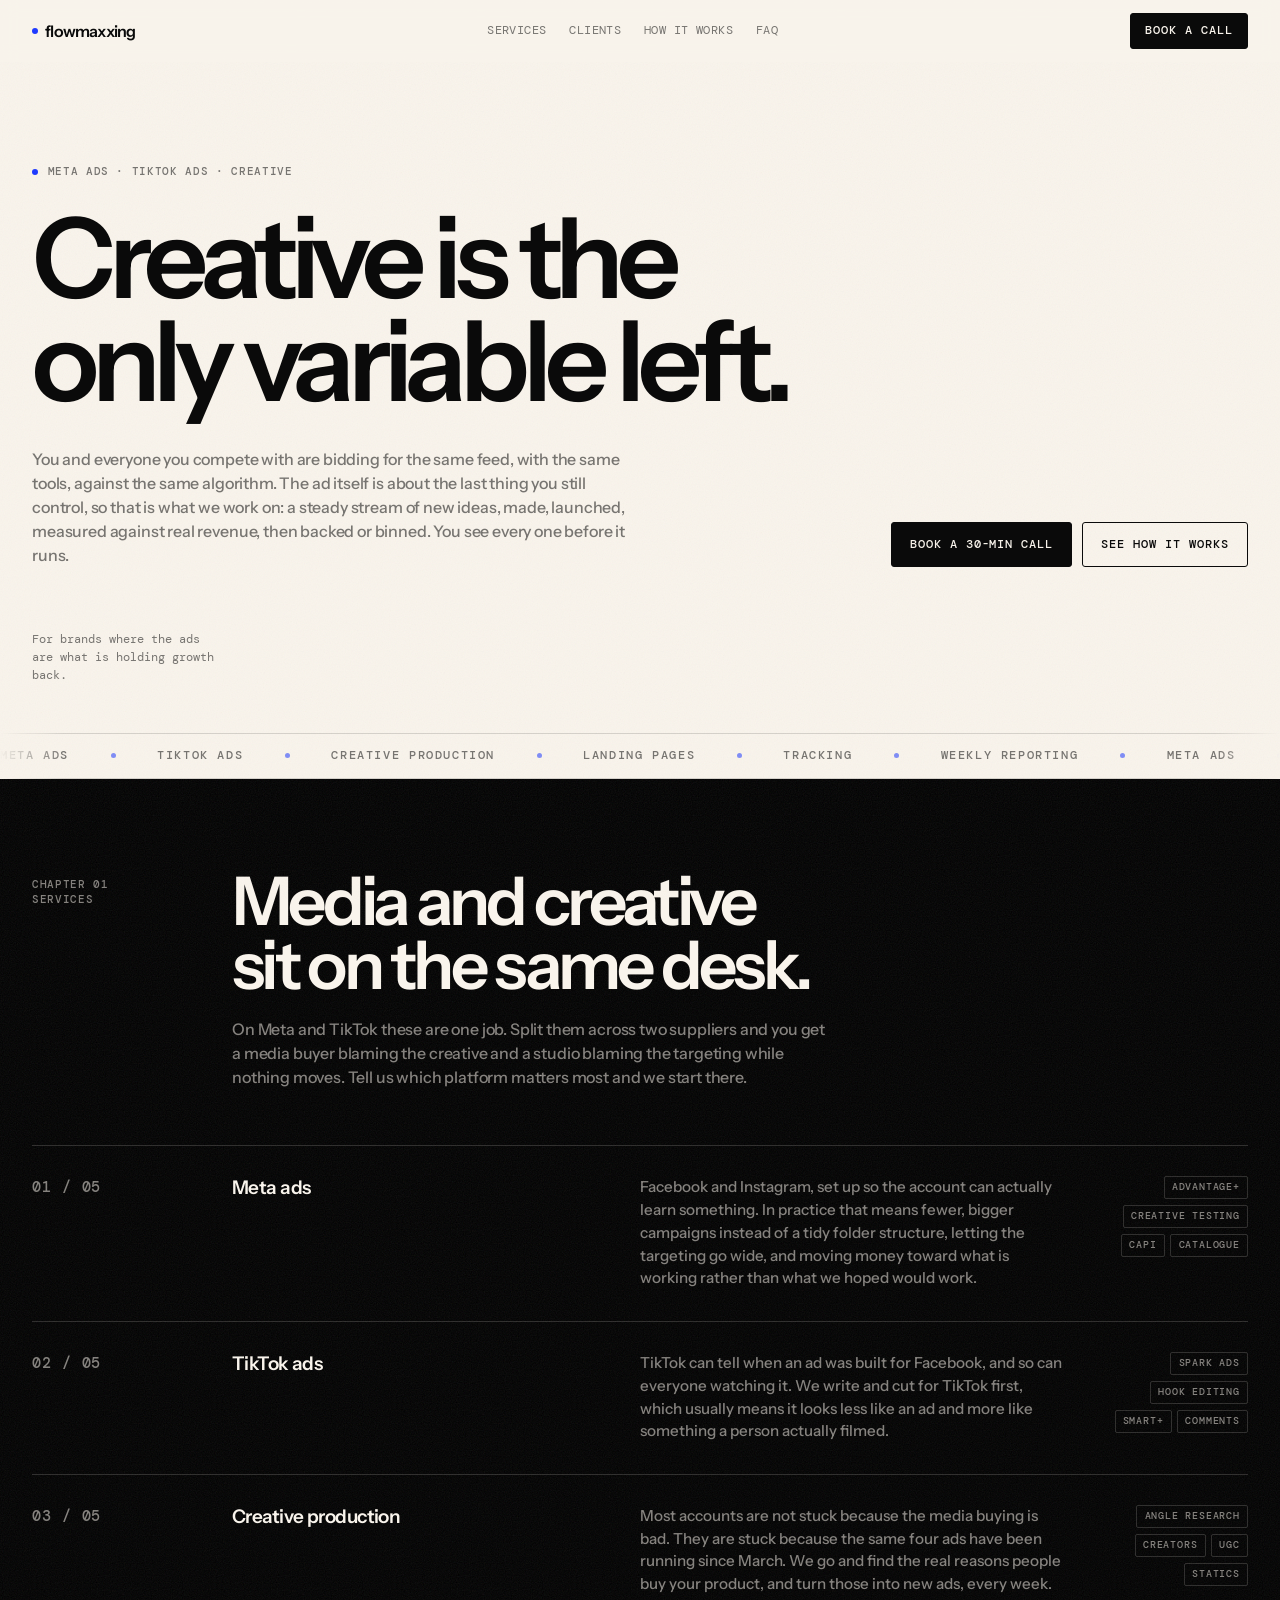
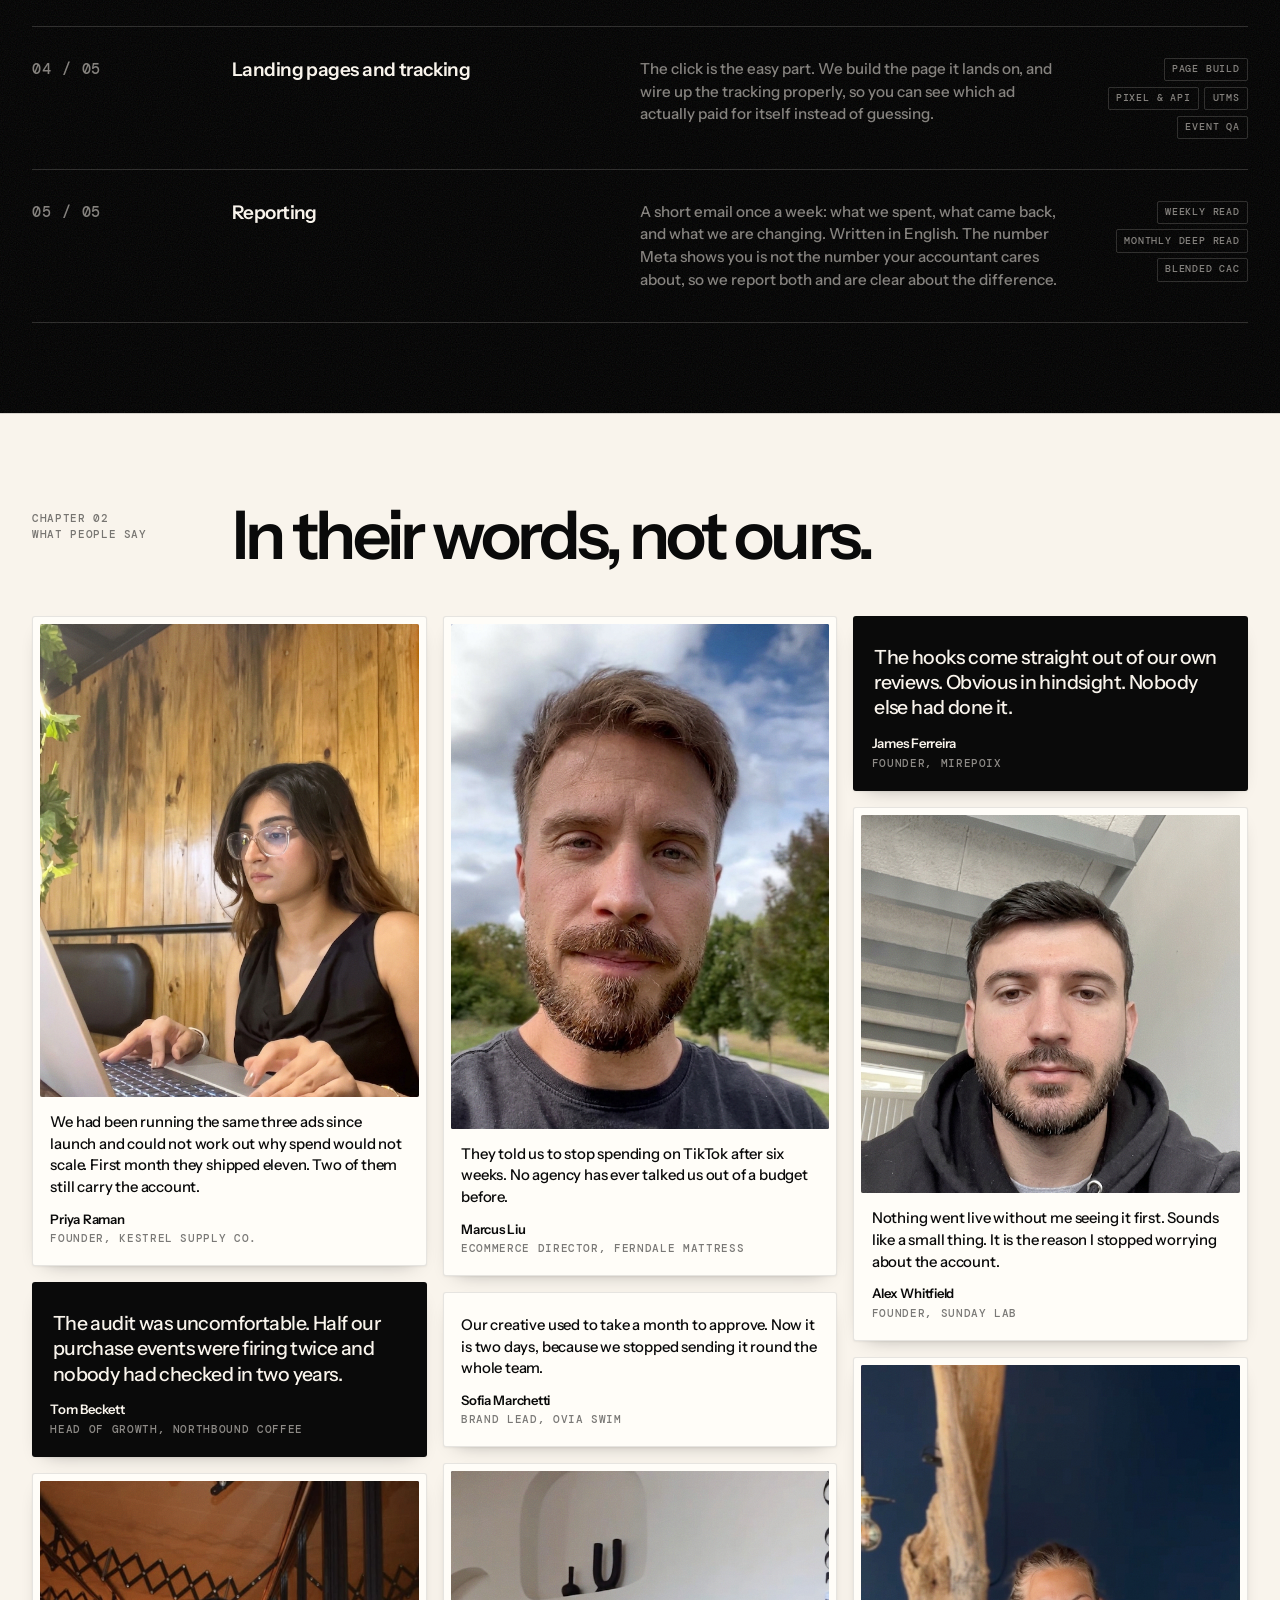
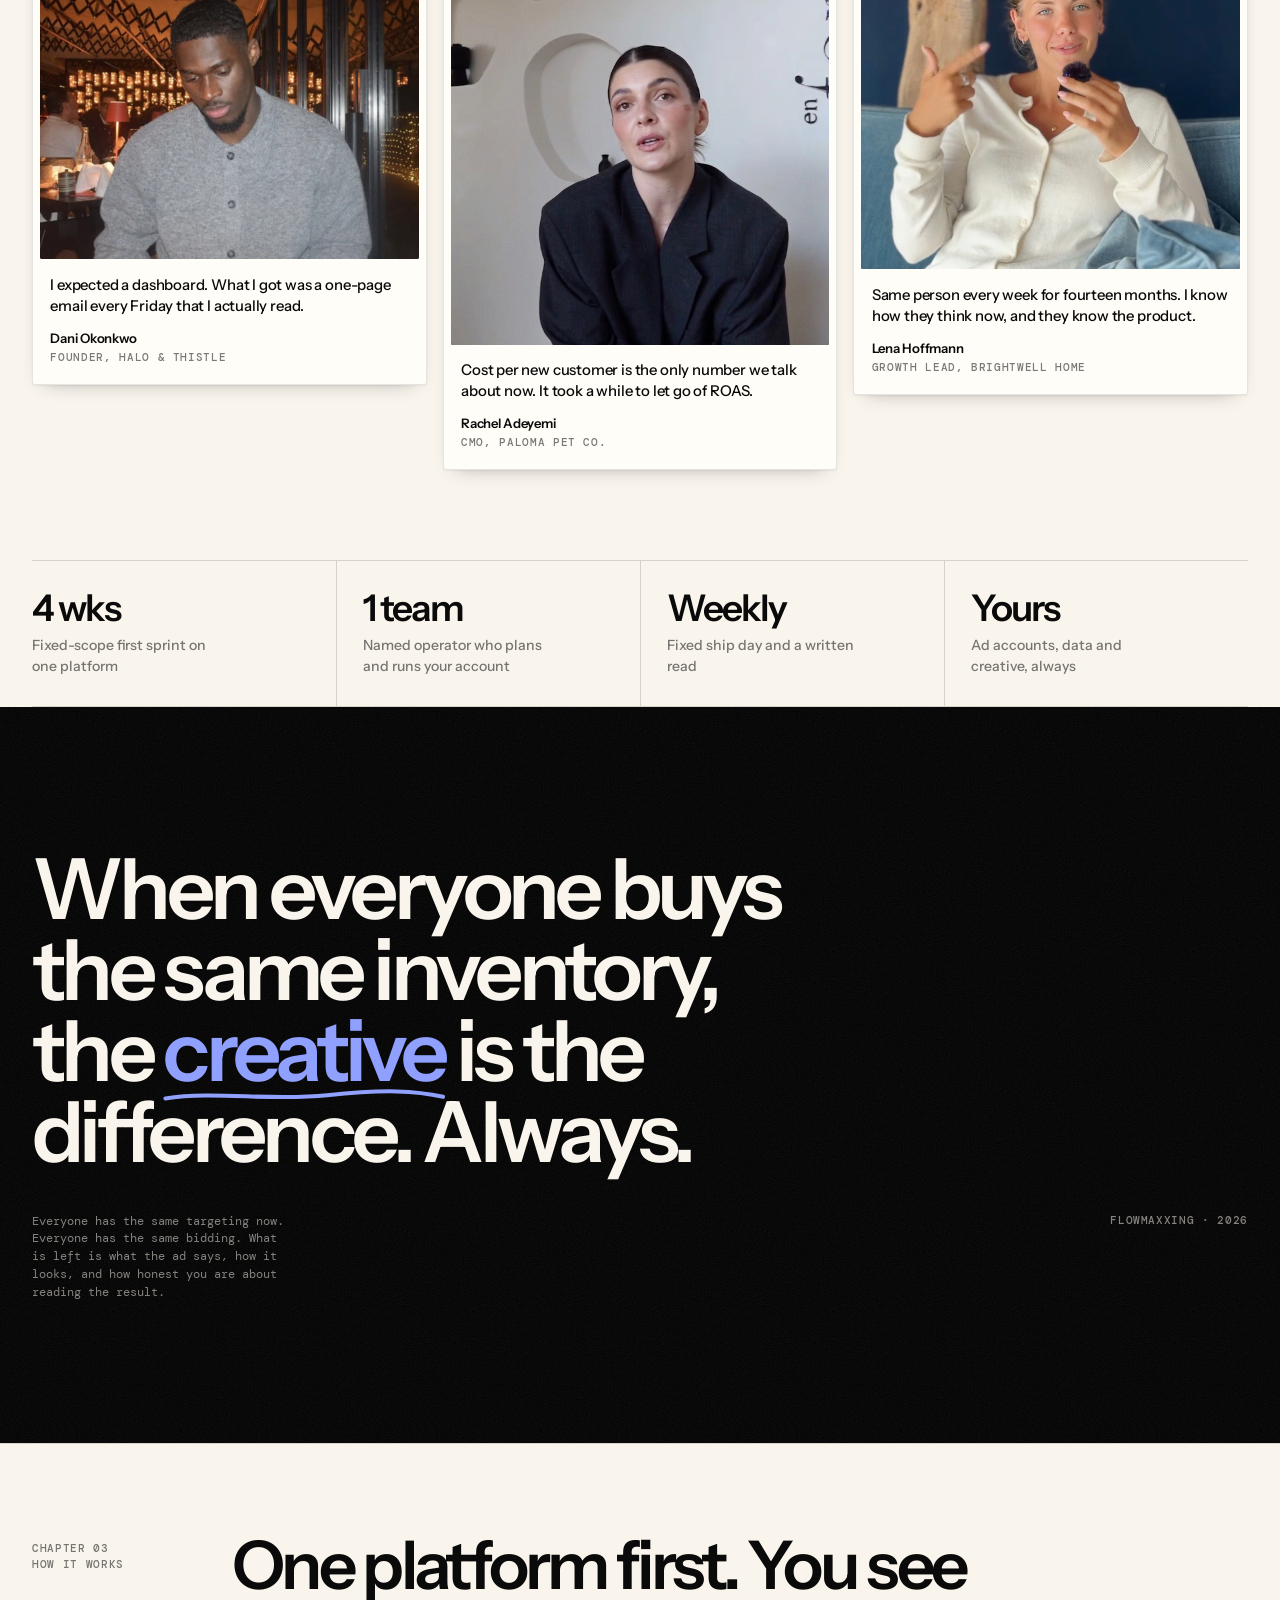
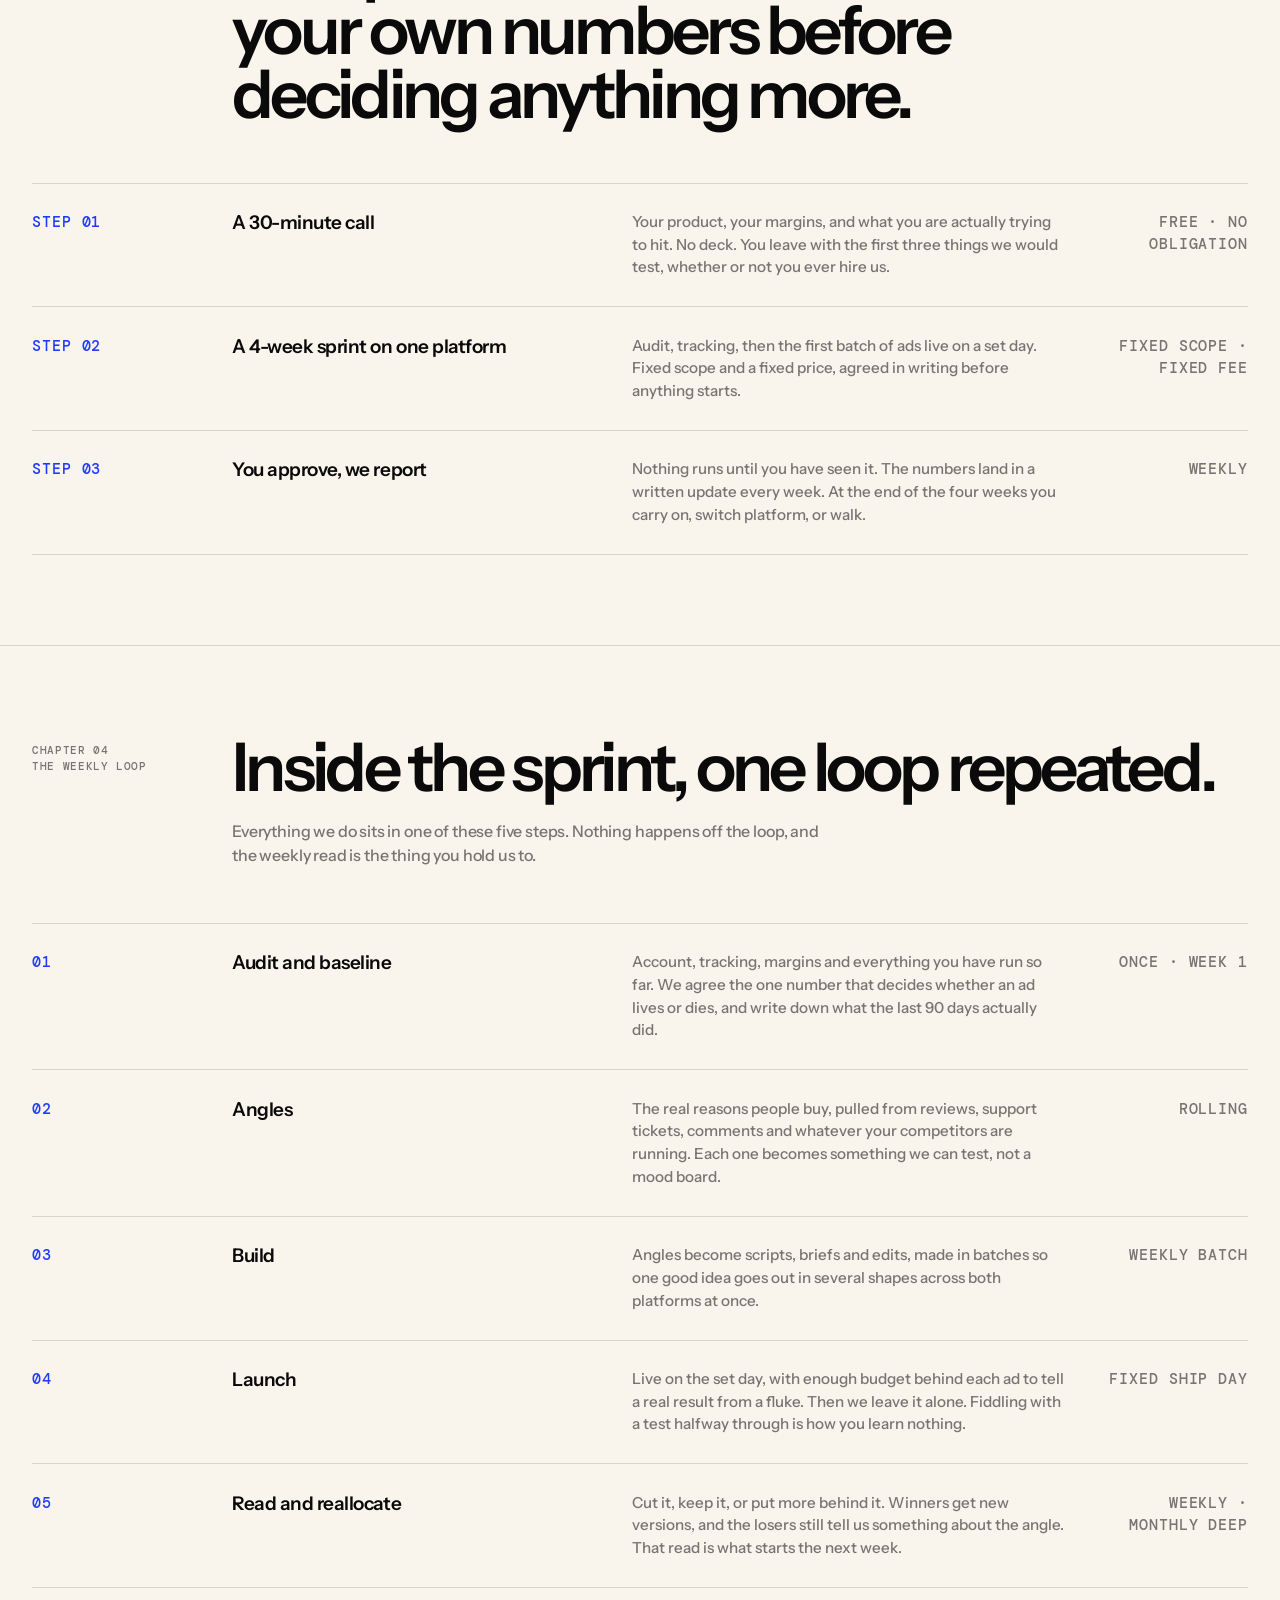
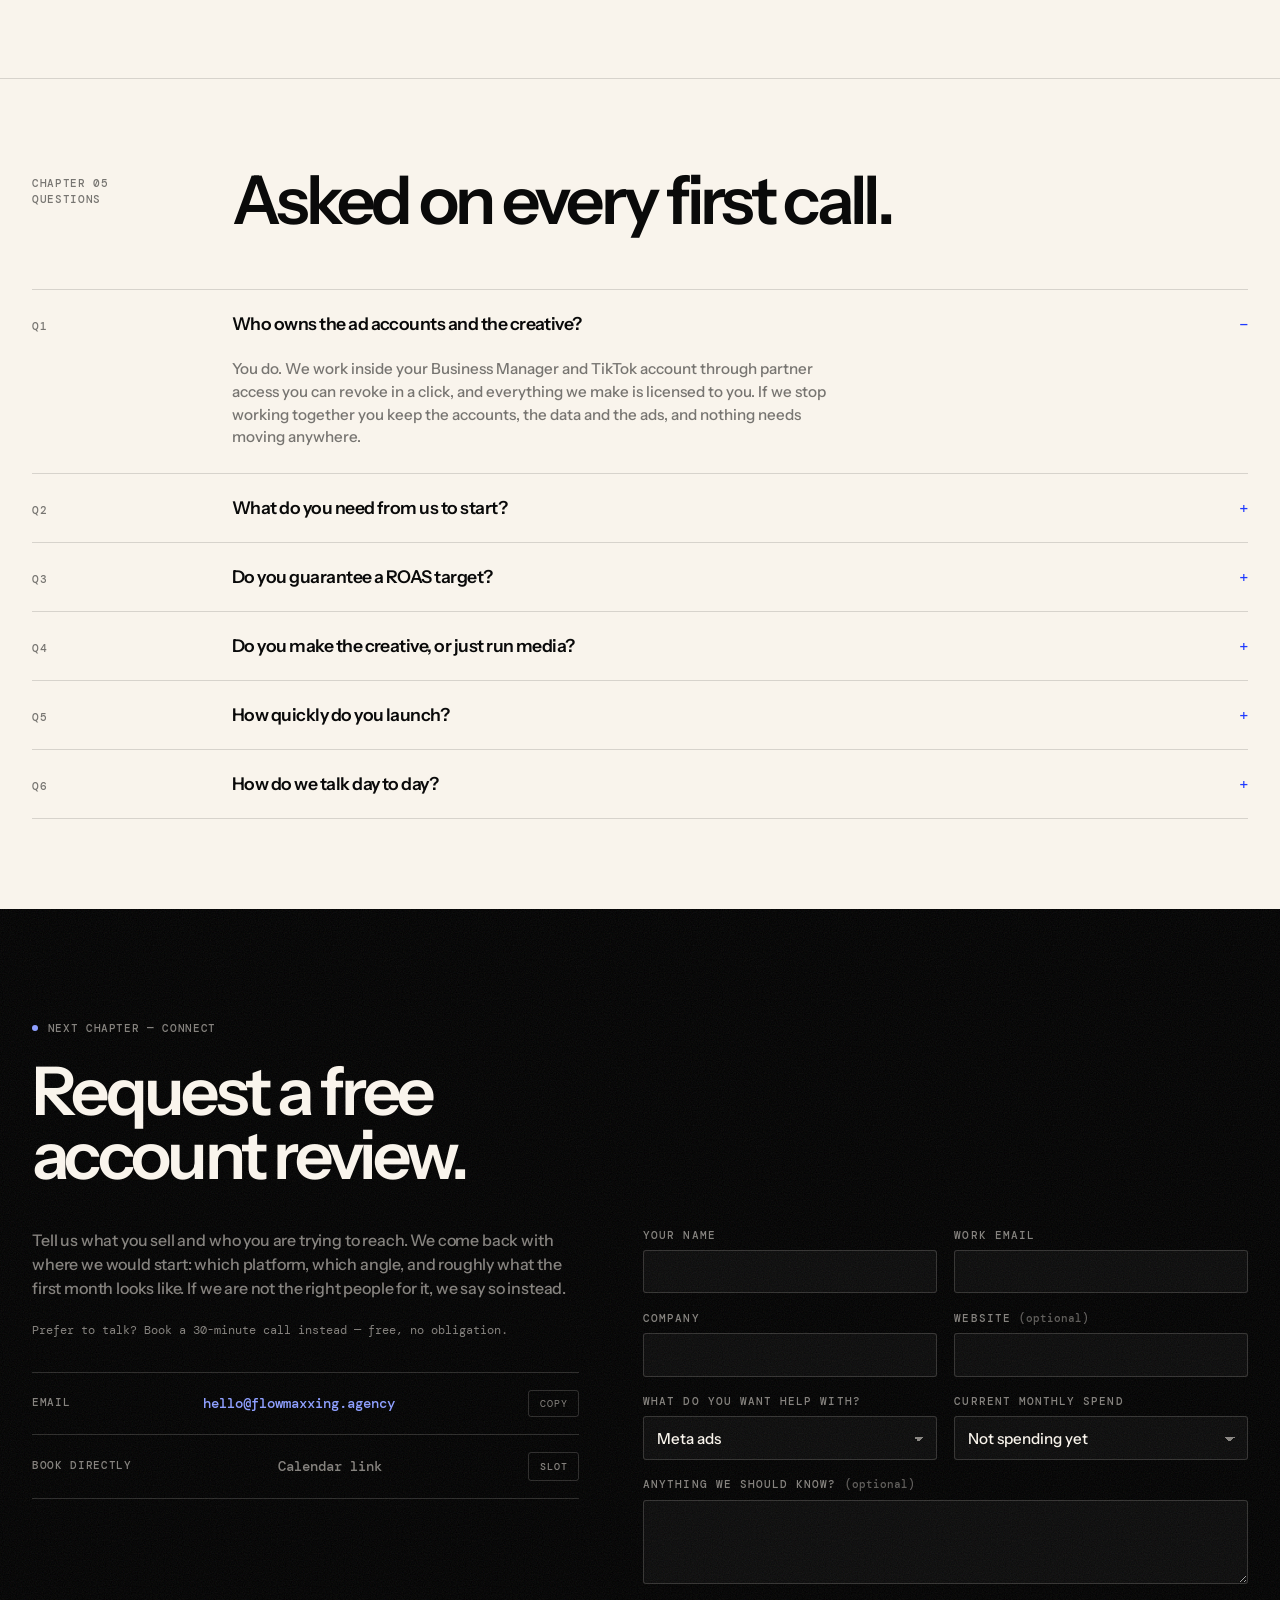
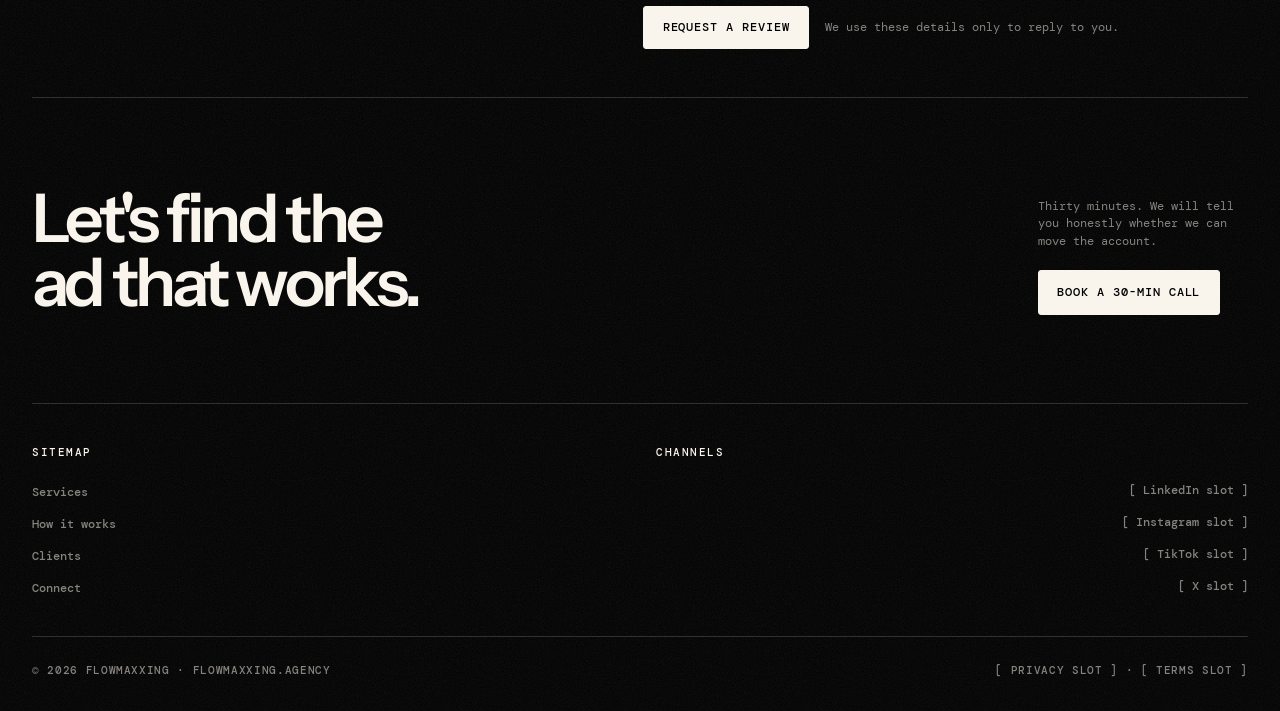
<file: index.html>
<!DOCTYPE html>
<html lang="en">
<head>
<meta charset="utf-8">
<meta name="viewport" content="width=device-width, initial-scale=1">
<title>Flowmaxxing</title>
<meta name="description" content="Meta and TikTok paid social for brands where creative is the growth lever.">
<link rel="preconnect" href="https://fonts.googleapis.com">
<link rel="preconnect" href="https://fonts.gstatic.com" crossorigin>
<link href="https://fonts.googleapis.com/css2?family=Instrument+Sans:wght@400;500;600&family=DM+Mono:wght@400;500&display=swap" rel="stylesheet">
<link rel="stylesheet" href="styles.css">
</head>
<body>

<header class="site">
  <div class="wrap bar">
    <a class="wordmark" href="#top"><span class="dot"></span>flowmaxxing</a>
    <nav class="links" aria-label="Sections">
      <a class="slide" href="#services"><i data-t="Services">Services</i></a>
      <a class="slide" href="#says"><i data-t="Clients">Clients</i></a>
      <a class="slide" href="#how"><i data-t="How it works">How it works</i></a>
      <a class="slide" href="#faq"><i data-t="FAQ">FAQ</i></a>
    </nav>
    <a class="btn btn-primary" href="#connect">Book a call</a>
  </div>
</header>

<main id="top">

  <!-- HERO -->
  <section class="hero">
    <div class="wrap">
      <p class="micro" style="display:flex;align-items:center;gap:.6rem;margin-bottom:1.6rem"><span class="dot"></span> Meta ads &middot; TikTok ads &middot; Creative</p>
      <h1>Creative is the only variable left.</h1>
      <div class="hero-sub">
        <p class="lead">You and everyone you compete with are bidding for the same feed, with the same tools, against the same algorithm. The ad itself is about the last thing you still control, so that is what we work on: a steady stream of new ideas, made, launched, measured against real revenue, then backed or binned. You see every one before it runs.</p>
        <div class="cta-row">
          <a class="btn btn-primary" href="#connect">Book a 30-min call</a>
          <a class="btn btn-ghost" href="#how">See how it works</a>
        </div>
      </div>
      <div class="hero-corners">
        <p class="micro-s" style="max-width:26ch">For brands where the ads are what is holding growth back.</p>
      </div>
    </div>
  </section>

  <div class="marq" aria-hidden="true">
    <div class="marq-run">
      <span>Meta ads</span><span>TikTok ads</span><span>Creative production</span><span>Landing pages</span><span>Tracking</span><span>Weekly reporting</span>
      <span>Meta ads</span><span>TikTok ads</span><span>Creative production</span><span>Landing pages</span><span>Tracking</span><span>Weekly reporting</span>
    </div>
  </div>

  <!-- 01 SERVICES -->
  <section class="chapter night" id="services">
    <div class="wrap">
      <div class="chapter-head">
        <p class="micro chapter-no">Chapter 01<br>Services</p>
        <div>
          <h2>Media and creative sit on the same desk.</h2>
          <p class="lead">On Meta and TikTok these are one job. Split them across two suppliers and you get a media buyer blaming the creative and a studio blaming the targeting while nothing moves. Tell us which platform matters most and we start there.</p>
        </div>
      </div>

      <div class="services">
        <div class="service">
          <p class="micro">01 / 05</p>
          <h3>Meta ads</h3>
          <p>Facebook and Instagram, set up so the account can actually learn something. In practice that means fewer, bigger campaigns instead of a tidy folder structure, letting the targeting go wide, and moving money toward what is working rather than what we hoped would work.</p>
          <div class="tags"><span class="tag">Advantage+</span><span class="tag">Creative testing</span><span class="tag">CAPI</span><span class="tag">Catalogue</span></div>
        </div>

        <div class="service">
          <p class="micro">02 / 05</p>
          <h3>TikTok ads</h3>
          <p>TikTok can tell when an ad was built for Facebook, and so can everyone watching it. We write and cut for TikTok first, which usually means it looks less like an ad and more like something a person actually filmed.</p>
          <div class="tags"><span class="tag">Spark Ads</span><span class="tag">Hook editing</span><span class="tag">Smart+</span><span class="tag">Comments</span></div>
        </div>

        <div class="service">
          <p class="micro">03 / 05</p>
          <h3>Creative production</h3>
          <p>Most accounts are not stuck because the media buying is bad. They are stuck because the same four ads have been running since March. We go and find the real reasons people buy your product, and turn those into new ads, every week.</p>
          <div class="tags"><span class="tag">Angle research</span><span class="tag">Creators</span><span class="tag">UGC</span><span class="tag">Statics</span></div>
        </div>

        <div class="service">
          <p class="micro">04 / 05</p>
          <h3>Landing pages and tracking</h3>
          <p>The click is the easy part. We build the page it lands on, and wire up the tracking properly, so you can see which ad actually paid for itself instead of guessing.</p>
          <div class="tags"><span class="tag">Page build</span><span class="tag">Pixel &amp; API</span><span class="tag">UTMs</span><span class="tag">Event QA</span></div>
        </div>

        <div class="service">
          <p class="micro">05 / 05</p>
          <h3>Reporting</h3>
          <p>A short email once a week: what we spent, what came back, and what we are changing. Written in English. The number Meta shows you is not the number your accountant cares about, so we report both and are clear about the difference.</p>
          <div class="tags"><span class="tag">Weekly read</span><span class="tag">Monthly deep read</span><span class="tag">Blended CAC</span></div>
        </div>
      </div>
    </div>
  </section>

  <!-- 02 WHAT PEOPLE SAY -->
  <section class="chapter" id="says">
    <div class="wrap">
      <div class="chapter-head">
        <p class="micro chapter-no">Chapter 02<br>What people say</p>
        <div>
          <h2>In their words, not ours.</h2>
        </div>
      </div>

      <div class="says">
        <figure class="say">
          <div class="say-photo t-sand" style="aspect-ratio:4/5">
            <img src="media/priya-raman.png" alt="Priya Raman" style="object-position:60% 35%">
          </div>
          <blockquote>We had been running the same three ads since launch and could not work out why spend would not scale. First month they shipped eleven. Two of them still carry the account.</blockquote>
          <figcaption><span class="say-name">Priya Raman</span><span class="micro">Founder, Kestrel Supply Co.</span></figcaption>
        </figure>
        <figure class="say big">
          <blockquote>The audit was uncomfortable. Half our purchase events were firing twice and nobody had checked in two years.</blockquote>
          <figcaption><span class="say-name">Tom Beckett</span><span class="micro">Head of Growth, Northbound Coffee</span></figcaption>
        </figure>
        <figure class="say">
          <div class="say-photo t-ink" style="aspect-ratio:1/1">
            <img src="media/dani-okonkwo.png" alt="Dani Okonkwo" style="object-position:50% 25%">
          </div>
          <blockquote>I expected a dashboard. What I got was a one-page email every Friday that I actually read.</blockquote>
          <figcaption><span class="say-name">Dani Okonkwo</span><span class="micro">Founder, Halo &amp; Thistle</span></figcaption>
        </figure>
        <figure class="say">
          <div class="say-photo t-blue" style="aspect-ratio:3/4">
            <img src="media/marcus-liu.png" alt="Marcus Liu" style="object-position:50% 30%">
          </div>
          <blockquote>They told us to stop spending on TikTok after six weeks. No agency has ever talked us out of a budget before.</blockquote>
          <figcaption><span class="say-name">Marcus Liu</span><span class="micro">Ecommerce Director, Ferndale Mattress</span></figcaption>
        </figure>
        <figure class="say">
          <blockquote>Our creative used to take a month to approve. Now it is two days, because we stopped sending it round the whole team.</blockquote>
          <figcaption><span class="say-name">Sofia Marchetti</span><span class="micro">Brand Lead, Ovia Swim</span></figcaption>
        </figure>
        <figure class="say">
          <div class="say-photo t-ink" style="aspect-ratio:4/5">
            <img src="media/rachel-adeyemi.png" alt="Rachel Adeyemi" style="object-position:50% 45%">
          </div>
          <blockquote>Cost per new customer is the only number we talk about now. It took a while to let go of ROAS.</blockquote>
          <figcaption><span class="say-name">Rachel Adeyemi</span><span class="micro">CMO, Paloma Pet Co.</span></figcaption>
        </figure>
        <figure class="say big">
          <blockquote>The hooks come straight out of our own reviews. Obvious in hindsight. Nobody else had done it.</blockquote>
          <figcaption><span class="say-name">James Ferreira</span><span class="micro">Founder, Mirepoix</span></figcaption>
        </figure>
        <figure class="say">
          <div class="say-photo t-sand" style="aspect-ratio:1/1">
            <img src="media/alex-whitefield.png" alt="Alex Whitfield" style="object-position:50% 60%">
          </div>
          <blockquote>Nothing went live without me seeing it first. Sounds like a small thing. It is the reason I stopped worrying about the account.</blockquote>
          <figcaption><span class="say-name">Alex Whitfield</span><span class="micro">Founder, Sunday Lab</span></figcaption>
        </figure>
        <figure class="say">
          <div class="say-photo t-blue" style="aspect-ratio:3/4">
            <img src="media/lena-hoffmann.png" alt="Lena Hoffmann" style="object-position:50% 70%">
          </div>
          <blockquote>Same person every week for fourteen months. I know how they think now, and they know the product.</blockquote>
          <figcaption><span class="say-name">Lena Hoffmann</span><span class="micro">Growth Lead, Brightwell Home</span></figcaption>
        </figure>
      </div>
    </div>
  </section>

  <!-- FACTS -->
  <div class="wrap">
    <div class="facts">
      <div class="cell"><p class="v">4 wks</p><p class="k">Fixed-scope first sprint on one platform</p></div>
      <div class="cell"><p class="v">1 team</p><p class="k">Named operator who plans and runs your account</p></div>
      <div class="cell"><p class="v">Weekly</p><p class="k">Fixed ship day and a written read</p></div>
      <div class="cell"><p class="v">Yours</p><p class="k">Ad accounts, data and creative, always</p></div>
    </div>
  </div>

  <!-- BLACK — STATEMENT + QUEUE -->
  <section class="night">
    <div class="statement">
      <div class="wrap">
        <h2>When everyone buys the same inventory, the <span class="em">creative<svg class="scribble" viewBox="0 0 200 12" preserveAspectRatio="none" aria-hidden="true"><path d="M3 8C38 3 76 10 116 6s62-3 81 1" fill="none" stroke="currentColor" stroke-width="2.6" stroke-linecap="round"/></svg></span> is the difference. Always.</h2>
        <div class="statement-foot">
          <p class="micro-s" style="max-width:36ch">Everyone has the same targeting now. Everyone has the same bidding. What is left is what the ad says, how it looks, and how honest you are about reading the result.</p>
          <p class="micro">Flowmaxxing &middot; 2026</p>
        </div>
      </div>


    </div>
  </section>


  <!-- 03 HOW IT WORKS -->
  <section class="chapter" id="how">
    <div class="wrap">
      <div class="chapter-head">
        <p class="micro chapter-no">Chapter 03<br>How it works</p>
        <div>
          <h2>One platform first. You see your own numbers before deciding anything more.</h2>
        </div>
      </div>
      <div class="steps">
        <div class="step">
          <p class="micro sn">Step 01</p>
          <h3>A 30-minute call</h3>
          <p>Your product, your margins, and what you are actually trying to hit. No deck. You leave with the first three things we would test, whether or not you ever hire us.</p>
          <p class="micro cadence">Free &middot; no obligation</p>
        </div>
        <div class="step">
          <p class="micro sn">Step 02</p>
          <h3>A 4-week sprint on one platform</h3>
          <p>Audit, tracking, then the first batch of ads live on a set day. Fixed scope and a fixed price, agreed in writing before anything starts.</p>
          <p class="micro cadence">Fixed scope &middot; fixed fee</p>
        </div>
        <div class="step">
          <p class="micro sn">Step 03</p>
          <h3>You approve, we report</h3>
          <p>Nothing runs until you have seen it. The numbers land in a written update every week. At the end of the four weeks you carry on, switch platform, or walk.</p>
          <p class="micro cadence">Weekly</p>
        </div>
      </div>
    </div>
  </section>

  <!-- 04 THE LOOP -->
  <section class="chapter" id="loop">
    <div class="wrap">
      <div class="chapter-head">
        <p class="micro chapter-no">Chapter 04<br>The weekly loop</p>
        <div>
          <h2>Inside the sprint, one loop repeated.</h2>
          <p class="lead">Everything we do sits in one of these five steps. Nothing happens off the loop, and the weekly read is the thing you hold us to.</p>
        </div>
      </div>
      <div class="steps">
        <div class="step">
          <p class="micro sn">01</p><h3>Audit and baseline</h3>
          <p>Account, tracking, margins and everything you have run so far. We agree the one number that decides whether an ad lives or dies, and write down what the last 90 days actually did.</p>
          <p class="micro cadence">Once &middot; week 1</p>
        </div>
        <div class="step">
          <p class="micro sn">02</p><h3>Angles</h3>
          <p>The real reasons people buy, pulled from reviews, support tickets, comments and whatever your competitors are running. Each one becomes something we can test, not a mood board.</p>
          <p class="micro cadence">Rolling</p>
        </div>
        <div class="step">
          <p class="micro sn">03</p><h3>Build</h3>
          <p>Angles become scripts, briefs and edits, made in batches so one good idea goes out in several shapes across both platforms at once.</p>
          <p class="micro cadence">Weekly batch</p>
        </div>
        <div class="step">
          <p class="micro sn">04</p><h3>Launch</h3>
          <p>Live on the set day, with enough budget behind each ad to tell a real result from a fluke. Then we leave it alone. Fiddling with a test halfway through is how you learn nothing.</p>
          <p class="micro cadence">Fixed ship day</p>
        </div>
        <div class="step">
          <p class="micro sn">05</p><h3>Read and reallocate</h3>
          <p>Cut it, keep it, or put more behind it. Winners get new versions, and the losers still tell us something about the angle. That read is what starts the next week.</p>
          <p class="micro cadence">Weekly &middot; monthly deep</p>
        </div>
      </div>
    </div>
  </section>

  <!-- 05 QUESTIONS -->
  <section class="chapter" id="faq">
    <div class="wrap">
      <div class="chapter-head">
        <p class="micro chapter-no">Chapter 05<br>Questions</p>
        <div><h2>Asked on every first call.</h2></div>
      </div>
      <div class="faq">
        <details open>
          <summary><span class="micro qn">Q1</span><span>Who owns the ad accounts and the creative?</span><span class="mark">+</span></summary>
          <div class="answer"><p>You do. We work inside your Business Manager and TikTok account through partner access you can revoke in a click, and everything we make is licensed to you. If we stop working together you keep the accounts, the data and the ads, and nothing needs moving anywhere.</p></div>
        </details>
        <details>
          <summary><span class="micro qn">Q2</span><span>What do you need from us to start?</span><span class="mark">+</span></summary>
          <div class="answer"><p>Access to the ad accounts, your analytics and your store back end, an honest number for your margins, and one person who can approve creative. Week one is the audit, so the first thing you get back is a written read on where you are rather than a pile of new ads.</p></div>
        </details>
        <details>
          <summary><span class="micro qn">Q3</span><span>Do you guarantee a ROAS target?</span><span class="mark">+</span></summary>
          <div class="answer"><p>No, and we would be wary of anyone who does. What we will commit to is the number that decides whether an ad lives, how much new creative goes out each week, a set launch day, and numbers you can check yourself.</p></div>
        </details>
        <details>
          <summary><span class="micro qn">Q4</span><span>Do you make the creative, or just run media?</span><span class="mark">+</span></summary>
          <div class="answer"><p>Either. Managed growth means we run the media and brief whoever makes your ads. Creative engine means we make them too. Most accounts that have stalled are short of ads, not short of media management.</p></div>
        </details>
        <details>
          <summary><span class="micro qn">Q5</span><span>How quickly do you launch?</span><span class="mark">+</span></summary>
          <div class="answer">
            <p>Audit first, then the first batch goes live on the next launch day, once we have confirmed the tracking is telling the truth. Going live before that is how an account spends three weeks learning nothing.</p>          </div>
        </details>
        <details>
          <summary><span class="micro qn">Q6</span><span>How do we talk day to day?</span><span class="mark">+</span></summary>
          <div class="answer"><p>A shared channel during the week, a written update every week, and a longer call once a month. No standing meeting that exists purely to be a meeting.</p></div>
        </details>
      </div>

    </div>
  </section>

  <!-- BLACK — REVIEW FORM + CLOSING + FOOTER -->
  <section class="night" id="connect">
    <div class="connect">
      <div class="wrap">
        <p class="micro" style="display:flex;align-items:center;gap:.6rem"><span class="dot" style="background:var(--accent-lift)"></span> Next chapter &mdash; Connect</p>
        <h2 style="margin-top:1.4rem">Request a free account review.</h2>

        <div class="connect-grid">
          <div>
            <p class="lead">Tell us what you sell and who you are trying to reach. We come back with where we would start: which platform, which angle, and roughly what the first month looks like. If we are not the right people for it, we say so instead.</p>
            <p class="micro-s" style="margin-top:1.4rem">Prefer to talk? Book a 30-minute call instead &mdash; free, no obligation.</p>

            <div class="channels">
              <div class="channel">
                <span class="micro">Email</span>
                <span class="v"><a href="mailto:hello@flowmaxxing.agency">hello@flowmaxxing.agency</a></span>
                <button class="copy" type="button" data-copy="hello@flowmaxxing.agency">Copy</button>
              </div>
              <div class="channel">
                <span class="micro">Book directly</span>
                <span class="v" style="color:var(--night-muted)">Calendar link</span>
                <span class="copy" style="cursor:default">slot</span>
              </div>
            </div>
          </div>

          <!-- Static page: no endpoint. Wire action="" / fetch() to your form handler on deploy. -->
          <form class="review" id="reviewForm" novalidate>
            <div class="row">
              <div class="field"><label for="f-name">Your name</label><input id="f-name" name="name" type="text" autocomplete="name" required></div>
              <div class="field"><label for="f-email">Work email</label><input id="f-email" name="email" type="email" autocomplete="email" required></div>
            </div>
            <div class="row">
              <div class="field"><label for="f-company">Company</label><input id="f-company" name="company" type="text" autocomplete="organization"></div>
              <div class="field"><label for="f-site">Website <span class="opt">(optional)</span></label><input id="f-site" name="website" type="text" autocomplete="url"></div>
            </div>
            <div class="row">
              <div class="field">
                <label for="f-help">What do you want help with?</label>
                <select id="f-help" name="help">
                  <option>Meta ads</option><option>TikTok ads</option><option>Creative production</option><option>A mix of these</option><option>Not sure yet</option>
                </select>
              </div>
              <div class="field">
                <label for="f-spend">Current monthly spend</label>
                <select id="f-spend" name="spend">
                  <option>Not spending yet</option><option>Under $10k</option><option>$10k &ndash; $50k</option><option>$50k &ndash; $200k</option><option>$200k+</option>
                </select>
              </div>
            </div>
            <div class="field"><label for="f-note">Anything we should know? <span class="opt">(optional)</span></label><textarea id="f-note" name="note"></textarea></div>
            <div class="form-foot">
              <button class="btn btn-primary" type="submit">Request a review</button>
              <span class="micro-s">We use these details only to reply to you.</span>
            </div>
            <div id="outcome" role="status" aria-live="polite"></div>
          </form>
        </div>
      </div>
    </div>

    <div class="wrap">
      <div class="closing">
        <h2>Let's find the ad that works.</h2>
        <div>
          <p class="micro-s" style="max-width:30ch;margin-bottom:1.2rem">Thirty minutes. We will tell you honestly whether we can move the account.</p>
          <a class="btn btn-primary" href="#reviewForm">Book a 30-min call</a>
        </div>
      </div>
    </div>

    <footer class="site">
      <div class="wrap">
        <div class="foot-cols">
          <div>
            <h4>Sitemap</h4>
            <ul>
              <li><a class="slide" href="#services"><i data-t="Services">Services</i></a></li>
              <li><a class="slide" href="#how"><i data-t="How it works">How it works</i></a></li>
              <li><a class="slide" href="#says"><i data-t="Clients">Clients</i></a></li>
              <li><a class="slide" href="#connect"><i data-t="Connect">Connect</i></a></li>
            </ul>
          </div>
          <div class="right">
            <h4>Channels</h4>
            <ul>
              <li><span>[ LinkedIn slot ]</span></li>
              <li><span>[ Instagram slot ]</span></li>
              <li><span>[ TikTok slot ]</span></li>
              <li><span>[ X slot ]</span></li>
            </ul>
          </div>
        </div>
        <div class="foot-legal">
          <span class="micro">&copy; 2026 Flowmaxxing &middot; flowmaxxing.agency</span>
          <span class="micro">[ Privacy slot ] &middot; [ Terms slot ]</span>
        </div>
      </div>
    </footer>
  </section>

</main>

<script>
// copy buttons
document.querySelectorAll('.copy[data-copy]').forEach(function (btn) {
  btn.addEventListener('click', function () {
    var v = btn.getAttribute('data-copy');
    var done = function (ok) {
      btn.textContent = ok ? 'Copied' : 'Copy failed';
      setTimeout(function () { btn.textContent = 'Copy'; }, 1800);
    };
    try { navigator.clipboard.writeText(v).then(function(){done(true);}, function(){done(false);}); }
    catch (e) { done(false); }
  });
});

// faq markers
document.querySelectorAll('details').forEach(function (d) {
  var set = function () { var m = d.querySelector('.mark'); if (m) m.textContent = d.open ? '−' : '+'; };
  d.addEventListener('toggle', set); set();
});


// review form: a static page has nowhere to post, so compose the enquiry for the visitor to send themselves
document.getElementById('reviewForm').addEventListener('submit', function (e) {
  e.preventDefault();
  var f = e.target, out = document.getElementById('outcome');
  var get = function (n) { return (f.elements[n].value || '').trim(); };
  if (!get('name') || !get('email')) {
    out.className = 'on';
    out.innerHTML = '<p class="micro-s">Add your name and work email so we can reply.</p>';
    return;
  }
  var body = [
    'Name: ' + get('name'),
    'Email: ' + get('email'),
    'Company: ' + (get('company') || '-'),
    'Website: ' + (get('website') || '-'),
    'Wants help with: ' + f.elements['help'].value,
    'Monthly spend: ' + f.elements['spend'].value,
    '',
    get('note') || '(no extra notes)'
  ].join('\n');
  var to = 'hello@flowmaxxing.agency';
  out.className = 'on';
  out.innerHTML =
    '<p class="micro" style="color:var(--accent-lift)">Not sent yet</p>' +
    '<p class="micro-s" style="margin-top:.5rem">This page cannot send mail on its own. Copy the enquiry below, or open it in your mail app, and send it to ' + to + '.</p>' +
    '<pre id="draft"></pre>' +
    '<div class="form-foot"><button class="copy" type="button" id="copyDraft">Copy enquiry</button>' +
    '<a class="copy" style="text-decoration:none" href="mailto:' + to + '?subject=' + encodeURIComponent('Account review request') + '&body=' + encodeURIComponent(body) + '">Open in mail app</a></div>';
  document.getElementById('draft').textContent = body;
  document.getElementById('copyDraft').addEventListener('click', function () {
    var b = this;
    try {
      navigator.clipboard.writeText(body).then(
        function () { b.textContent = 'Copied'; setTimeout(function(){ b.textContent='Copy enquiry'; }, 1800); },
        function () { b.textContent = 'Copy failed'; }
      );
    } catch (err) { b.textContent = 'Copy failed'; }
  });
});
</script>
</body>
</html>
</file>
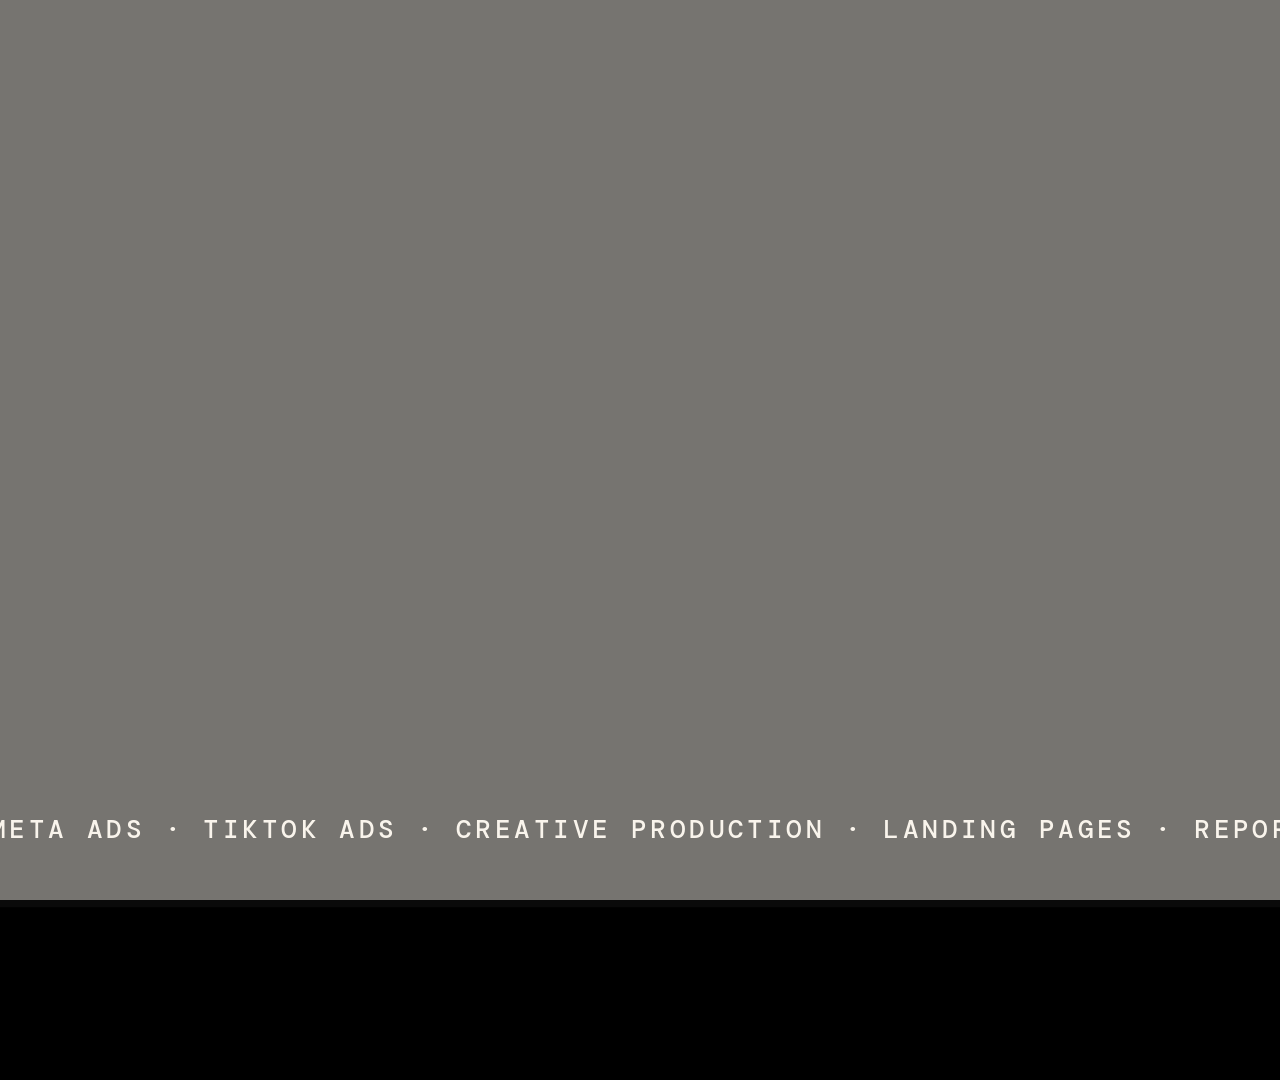
<file: video/intro.html>
<!doctype html>
<meta charset="utf-8">
<link href="https://fonts.googleapis.com/css2?family=Instrument+Sans:wght@500;600&family=DM+Mono:wght@400;500&display=swap" rel="stylesheet">
<style>
*{box-sizing:border-box;margin:0}
html,body{width:1920px;height:1080px;overflow:hidden;background:#000}
:root{--paper:#f9f4ec;--ink:#0a0a0a;--blue:#1f3aff;--lift:#8fa0ff}
#stage{position:absolute;inset:0}
.scene{position:absolute;inset:0;display:none;overflow:hidden;font-family:"Instrument Sans",Helvetica,Arial,sans-serif;font-weight:600}
.dark{background:var(--ink);color:var(--paper)} .light{background:var(--paper);color:var(--ink)} .blue{background:var(--blue);color:var(--paper)}
[data-t]{position:absolute;opacity:0;white-space:nowrap}
.c{left:0;width:1920px;text-align:center}
.w{line-height:.95;letter-spacing:-.05em}
.mono{font-family:"DM Mono",Menlo,monospace;font-weight:500;font-size:26px;letter-spacing:.12em;text-transform:uppercase}
.lift{color:var(--lift)} .bl{color:var(--blue)}
.ph{object-fit:cover}
.arch{border-radius:999px 999px 28px 28px}.circ{border-radius:50%}.rnd{border-radius:32px}
.sh{border-radius:50%}
.btn{background:var(--paper);color:var(--ink);font-size:72px;padding:36px 72px;border-radius:8px;letter-spacing:-.03em}
#flash{position:absolute;inset:0;background:var(--paper);opacity:0;pointer-events:none}
#fade{position:absolute;inset:0;background:#000;opacity:0;pointer-events:none}
</style>

<div id="stage">

<!-- S1 0-4 dark: kinetic title -->
<div class="scene dark" data-s="0" data-e="4">
  <div data-t="0" data-a="pop" data-h="k" class="sh" style="left:690px;top:240px;width:540px;height:540px;background:var(--blue)"></div>
  <div data-t="0.25" data-a="pop" data-sp="40" class="sh" style="left:560px;top:110px;width:800px;height:800px;border:4px dashed rgba(249,244,236,.3)"></div>
  <div data-t="0.5" data-a="pop" data-sp="-25" class="sh" style="left:440px;top:-10px;width:1040px;height:1040px;border:3px solid rgba(143,160,255,.35)"></div>
  <div data-t="0" data-a="rise" class="mono" style="left:90px;top:70px;opacity:.6">Flowmaxxing</div>
  <div data-t="2" data-a="rise" class="mono" style="right:90px;top:70px;opacity:.6">Meta &middot; TikTok &middot; Creative</div>
  <div data-t="0"   data-o="0.5" data-a="slam" data-h="k" class="c w" style="top:370px;font-size:270px">Creative</div>
  <div data-t="0.5" data-o="1"   data-a="slam" data-h="k" class="c w" style="top:370px;font-size:270px">is the</div>
  <div data-t="1"   data-o="1.5" data-a="slam" data-h="k" class="c w" style="top:370px;font-size:270px">only</div>
  <div data-t="1.5" data-o="2"   data-a="slam" data-h="k" class="c w" style="top:370px;font-size:270px">variable</div>
  <div data-t="2"   data-a="slam" data-h="b" class="c w lift" style="top:370px;font-size:300px">left.</div>
  <div data-t="2.4" data-a="reveal" style="left:790px;top:690px;width:340px;height:16px;background:var(--lift);border-radius:8px"></div>
  <img data-t="3" data-a="pop" data-h="s" class="ph circ" src="../media/lena-hoffmann.png" style="left:230px;top:620px;width:260px;height:260px;object-position:50% 70%">
  <img data-t="3.25" data-a="pop" data-h="s" class="ph circ" src="../media/alex-whitefield.png" style="left:1430px;top:200px;width:300px;height:300px;object-position:50% 60%">
  <img data-t="3.5" data-a="pop" data-h="s" class="ph circ" src="../media/rachel-adeyemi.png" style="left:1480px;top:640px;width:240px;height:240px;object-position:50% 45%">
  <div data-t="0" data-a="mq" data-w="1540" data-sp="260" class="mono" style="left:0;bottom:60px;opacity:.5">Meta ads &middot; TikTok ads &middot; Creative production &middot; Landing pages &middot; Reporting &middot;&nbsp;Meta ads &middot; TikTok ads &middot; Creative production &middot; Landing pages &middot; Reporting &middot;&nbsp;Meta ads &middot; TikTok ads &middot; Creative production</div>
</div>

<!-- S2 4-7 paper: same feed -->
<div class="scene light" data-s="4" data-e="7">
  <div data-t="4" data-a="pop" data-sp="12" class="sh" style="left:1180px;top:-200px;width:900px;height:900px;background:var(--blue)"></div>
  <div data-t="4" data-a="rise" class="mono" style="left:130px;top:100px;opacity:.55">The problem</div>
  <div data-t="4"   data-a="slam" data-h="k" class="w" style="left:130px;top:220px;font-size:210px">Same feed.</div>
  <div data-t="5"   data-a="slam" data-h="k" class="w" style="left:130px;top:430px;font-size:210px">Same tools.</div>
  <div data-t="6"   data-a="slam" data-h="k" class="w bl" style="left:130px;top:640px;font-size:210px">Same algorithm.</div>
  <img data-t="4.25" data-a="r" data-h="s" data-r="4" class="ph arch" src="../media/priya-raman.png" style="left:1250px;top:90px;width:340px;height:450px;object-position:60% 35%">
  <img data-t="5.25" data-a="r" data-h="s" data-r="-5" class="ph arch" src="../media/marcus-liu.png" style="left:1510px;top:330px;width:340px;height:450px;object-position:50% 30%">
  <img data-t="6.25" data-a="r" data-h="s" data-r="3" class="ph arch" src="../media/dani-okonkwo.png" style="left:1130px;top:560px;width:340px;height:450px;object-position:50% 25%">
</div>

<!-- S2b 7-8 blue -->
<div class="scene blue" data-s="7" data-e="8">
  <div data-t="7" data-a="pop" data-sp="-30" class="sh" style="left:1100px;top:100px;width:900px;height:900px;border:5px dashed rgba(249,244,236,.35)"></div>
  <div data-t="7"    data-a="slam" data-h="k" class="w" style="left:130px;top:250px;font-size:170px">The ad is the last</div>
  <div data-t="7.25" data-a="slam" data-h="k" class="w" style="left:130px;top:430px;font-size:170px">thing you still</div>
  <div data-t="7.5"  data-a="slam" data-h="b" class="w" style="left:130px;top:610px;font-size:260px;color:var(--ink)">control.</div>
</div>

<!-- S3 8-13 services, 1s each -->
<div class="scene dark" data-s="8" data-e="9">
  <div data-t="8" data-a="rise" class="mono" style="left:130px;top:110px;opacity:.55">01 / 05</div>
  <div data-t="8" data-a="slam" data-h="k" class="w" style="left:130px;top:380px;font-size:260px">Meta ads</div>
  <div data-t="8.1" data-a="pop" class="sh" style="left:1280px;top:160px;width:520px;height:520px;background:var(--blue)"></div>
  <div data-t="8.2" data-a="pop" data-sp="50" class="sh" style="left:1240px;top:120px;width:600px;height:600px;border:4px dashed var(--lift)"></div>
  <img data-t="8.25" data-a="pop" data-h="s" class="ph circ" src="../media/priya-raman.png" style="left:1330px;top:210px;width:420px;height:420px;object-position:60% 35%">
</div>
<div class="scene blue" data-s="9" data-e="10">
  <div data-t="9" data-a="rise" class="mono" style="left:130px;top:110px;opacity:.7">02 / 05</div>
  <div data-t="9" data-a="slam" data-h="k" class="w" style="left:130px;top:380px;font-size:250px">TikTok ads</div>
  <div data-t="9.1" data-a="pop" data-sp="20" data-r="12" style="left:1330px;top:140px;width:440px;height:440px;background:var(--ink);border-radius:36px"></div>
  <div data-t="9.2" data-a="pop" data-sp="-20" data-r="-8" style="left:1280px;top:90px;width:440px;height:440px;border:5px solid var(--paper);border-radius:36px"></div>
  <img data-t="9.25" data-a="pop" data-h="s" class="ph rnd" src="../media/marcus-liu.png" style="left:1360px;top:200px;width:360px;height:480px;object-position:50% 30%">
</div>
<div class="scene light" data-s="10" data-e="11">
  <div data-t="10" data-a="rise" class="mono" style="left:130px;top:110px;opacity:.55">03 / 05</div>
  <div data-t="10" data-a="slam" data-h="k" class="w" style="left:130px;top:230px;font-size:240px">Creative</div>
  <div data-t="10.1" data-a="slam" data-h="k" class="w bl" style="left:130px;top:450px;font-size:240px">production</div>
  <div data-t="10.1" data-a="pop" data-sp="25" class="sh" style="left:1300px;top:120px;width:560px;height:560px;background:var(--blue)"></div>
  <img data-t="10.25" data-a="pop" data-h="s" class="ph arch" src="../media/dani-okonkwo.png" style="left:1390px;top:200px;width:380px;height:480px;object-position:50% 25%">
</div>
<div class="scene dark" data-s="11" data-e="12">
  <div data-t="11" data-a="rise" class="mono" style="left:130px;top:110px;opacity:.55">04 / 05</div>
  <div data-t="11" data-a="slam" data-h="k" class="w" style="left:130px;top:230px;font-size:220px">Landing pages</div>
  <div data-t="11.1" data-a="slam" data-h="k" class="w lift" style="left:130px;top:440px;font-size:220px">&amp; tracking</div>
  <img data-t="11.25" data-a="pop" data-h="s" class="ph rnd" src="../media/lena-hoffmann.png" style="left:1390px;top:640px;width:360px;height:300px;object-position:50% 70%">
  <div data-t="11.1" data-a="pop" style="left:1300px;top:130px;width:130px;height:130px;background:var(--blue);border-radius:16px"></div>
  <div data-t="11.2" data-a="pop" style="left:1450px;top:130px;width:130px;height:130px;border:4px solid var(--lift);border-radius:16px"></div>
  <div data-t="11.3" data-a="pop" style="left:1600px;top:130px;width:130px;height:130px;background:var(--lift);border-radius:16px"></div>
</div>
<div class="scene blue" data-s="12" data-e="13">
  <div data-t="12" data-a="rise" class="mono" style="left:130px;top:110px;opacity:.7">05 / 05</div>
  <div data-t="12" data-a="slam" data-h="k" class="w" style="left:130px;top:380px;font-size:240px">Reporting</div>
  <div data-t="12.1" data-a="grow" style="left:1400px;top:520px;width:90px;height:180px;background:var(--paper)"></div>
  <div data-t="12.2" data-a="grow" style="left:1520px;top:420px;width:90px;height:280px;background:var(--paper)"></div>
  <div data-t="12.3" data-a="grow" style="left:1640px;top:320px;width:90px;height:380px;background:var(--paper)"></div>
  <div data-t="12.4" data-a="grow" style="left:1760px;top:200px;width:90px;height:500px;background:var(--ink)"></div>
  <img data-t="12.25" data-a="pop" data-h="s" class="ph circ" src="../media/rachel-adeyemi.png" style="left:1300px;top:740px;width:220px;height:220px;object-position:50% 45%">
</div>

<!-- S4 13-16 dark: one desk + mosaic -->
<div class="scene dark" data-s="13" data-e="16">
  <div data-t="13" data-a="slam" data-h="k" class="w" style="left:130px;top:90px;font-size:230px">One desk.</div>
  <div data-t="14" data-a="slam" data-h="k" class="w" style="left:130px;top:300px;font-size:150px">Media and creative</div>
  <div data-t="15" data-a="slam" data-h="b" class="w lift" style="left:130px;top:460px;font-size:150px">together.</div>
  <div data-t="13.25" data-a="pop" data-sp="30" class="sh" style="left:1420px;top:-100px;width:600px;height:600px;border:4px dashed rgba(143,160,255,.5)"></div>
  <img data-t="13" data-a="pop" data-h="s" class="ph arch" src="../media/priya-raman.png" style="left:130px;top:690px;width:270px;height:330px;object-position:60% 35%">
  <img data-t="13.5" data-a="pop" data-h="s" class="ph arch" src="../media/marcus-liu.png" style="left:420px;top:690px;width:270px;height:330px;object-position:50% 30%">
  <img data-t="14" data-a="pop" data-h="s" class="ph arch" src="../media/dani-okonkwo.png" style="left:710px;top:690px;width:270px;height:330px;object-position:50% 25%">
  <img data-t="14.5" data-a="pop" data-h="s" class="ph arch" src="../media/alex-whitefield.png" style="left:1000px;top:690px;width:270px;height:330px;object-position:50% 60%">
  <img data-t="15" data-a="pop" data-h="s" class="ph arch" src="../media/rachel-adeyemi.png" style="left:1290px;top:690px;width:270px;height:330px;object-position:50% 45%">
  <img data-t="15.5" data-a="pop" data-h="s" class="ph arch" src="../media/lena-hoffmann.png" style="left:1580px;top:690px;width:270px;height:330px;object-position:50% 70%">
</div>

<!-- S5 16-20 loop words, 1s each -->
<div class="scene blue" data-s="16" data-e="17">
  <div data-t="16" data-a="slam" data-h="k" class="c w" style="top:340px;font-size:380px">Made</div>
  <div data-t="16.1" data-a="pop" style="left:200px;top:200px;width:200px;height:200px;background:var(--ink);border-radius:20px" data-r="10"></div>
  <div data-t="16.25" data-a="pop" style="left:1500px;top:640px;width:260px;height:260px;border:6px solid var(--paper);border-radius:20px" data-r="-12"></div>
</div>
<div class="scene light" data-s="17" data-e="18">
  <div data-t="17" data-a="slam" data-h="k" class="c w" style="top:340px;font-size:380px">Launched</div>
  <div data-t="17.1" data-a="l" style="left:100px;top:180px;width:700px;height:14px;background:var(--blue)"></div>
  <div data-t="17.25" data-a="l" style="left:900px;top:860px;width:900px;height:14px;background:var(--ink)"></div>
  <div data-t="17.25" data-a="r" class="sh" style="left:1560px;top:120px;width:200px;height:200px;background:var(--blue)"></div>
</div>
<div class="scene dark" data-s="18" data-e="19">
  <div data-t="18" data-a="slam" data-h="k" class="c w" style="top:340px;font-size:380px">Measured</div>
  <svg data-t="18.1" data-a="pop" style="left:1450px;top:80px;width:300px;height:300px" viewBox="0 0 100 100"><circle cx="50" cy="50" r="42" fill="none" stroke="#333" stroke-width="8"/><circle class="dash" cx="50" cy="50" r="42" fill="none" stroke="#8fa0ff" stroke-width="8" stroke-linecap="round" pathLength="1" transform="rotate(-90 50 50)"/></svg>
  <div data-t="18.3" data-a="grow" style="left:200px;top:820px;width:80px;height:100px;background:var(--lift)"></div>
  <div data-t="18.4" data-a="grow" style="left:310px;top:760px;width:80px;height:160px;background:var(--lift)"></div>
  <div data-t="18.5" data-a="grow" style="left:420px;top:690px;width:80px;height:230px;background:var(--lift)"></div>
</div>
<div class="scene blue" data-s="19" data-e="20">
  <div data-t="19" data-a="slam" data-h="k" class="c w" style="top:250px;font-size:300px">Backed</div>
  <div data-t="19.5" data-a="slam" data-h="b" class="c w" style="top:520px;font-size:300px;color:var(--ink)">or binned.</div>
  <div data-t="19.1" data-a="pop" class="sh" style="left:200px;top:200px;width:200px;height:200px;background:var(--paper)"></div>
  <div data-t="19.6" data-a="pop" class="sh" style="left:1520px;top:700px;width:200px;height:200px;background:var(--ink)"></div>
</div>

<!-- S6 20-24 paper: you see every one -->
<div class="scene light" data-s="20" data-e="24">
  <div data-t="20" data-a="pop" data-sp="15" class="sh" style="left:1250px;top:-250px;width:900px;height:900px;background:var(--blue)"></div>
  <div data-t="20" data-a="slam" data-h="k" class="w" style="left:130px;top:70px;font-size:200px">You see</div>
  <div data-t="20.5" data-a="slam" data-h="k" class="w" style="left:130px;top:250px;font-size:200px">every one</div>
  <div data-t="22" data-a="slam" data-h="k" class="w bl" style="left:130px;top:430px;font-size:200px">before it runs.</div>
  <div data-t="20" data-a="mq" data-w="1980" data-sp="420" style="left:0;bottom:50px;display:flex;gap:30px;opacity:1">
    <img class="ph arch" src="../media/priya-raman.png" style="width:300px;height:360px;object-position:60% 35%"><img class="ph arch" src="../media/marcus-liu.png" style="width:300px;height:360px;object-position:50% 30%"><img class="ph arch" src="../media/dani-okonkwo.png" style="width:300px;height:360px;object-position:50% 25%"><img class="ph arch" src="../media/alex-whitefield.png" style="width:300px;height:360px;object-position:50% 60%"><img class="ph arch" src="../media/rachel-adeyemi.png" style="width:300px;height:360px;object-position:50% 45%"><img class="ph arch" src="../media/lena-hoffmann.png" style="width:300px;height:360px;object-position:50% 70%">
    <img class="ph arch" src="../media/priya-raman.png" style="width:300px;height:360px;object-position:60% 35%"><img class="ph arch" src="../media/marcus-liu.png" style="width:300px;height:360px;object-position:50% 30%"><img class="ph arch" src="../media/dani-okonkwo.png" style="width:300px;height:360px;object-position:50% 25%"><img class="ph arch" src="../media/alex-whitefield.png" style="width:300px;height:360px;object-position:50% 60%"><img class="ph arch" src="../media/rachel-adeyemi.png" style="width:300px;height:360px;object-position:50% 45%"><img class="ph arch" src="../media/lena-hoffmann.png" style="width:300px;height:360px;object-position:50% 70%">
  </div>
</div>

<!-- S7 24-30 dark: finale -->
<div class="scene dark" data-s="24" data-e="30">
  <div data-t="24" data-a="pop" data-h="k" class="sh" style="left:1130px;top:190px;width:700px;height:700px;background:var(--blue)"></div>
  <div data-t="24.25" data-a="pop" data-sp="30" class="sh" style="left:1070px;top:130px;width:820px;height:820px;border:4px dashed rgba(249,244,236,.35)"></div>
  <img data-t="24.5" data-a="orb" data-h="s" data-orb="1480,540,300,0,.9" class="ph circ" src="../media/priya-raman.png" style="left:0;top:0;width:200px;height:200px;object-position:60% 35%">
  <img data-t="24.75" data-a="orb" data-h="s" data-orb="1480,540,300,1.047,.9" class="ph circ" src="../media/marcus-liu.png" style="left:0;top:0;width:200px;height:200px;object-position:50% 30%">
  <img data-t="25" data-a="orb" data-h="s" data-orb="1480,540,300,2.094,.9" class="ph circ" src="../media/dani-okonkwo.png" style="left:0;top:0;width:200px;height:200px;object-position:50% 25%">
  <img data-t="25.25" data-a="orb" data-h="s" data-orb="1480,540,300,3.141,.9" class="ph circ" src="../media/alex-whitefield.png" style="left:0;top:0;width:200px;height:200px;object-position:50% 60%">
  <img data-t="25.5" data-a="orb" data-h="s" data-orb="1480,540,300,4.188,.9" class="ph circ" src="../media/rachel-adeyemi.png" style="left:0;top:0;width:200px;height:200px;object-position:50% 45%">
  <img data-t="25.75" data-a="orb" data-h="s" data-orb="1480,540,300,5.236,.9" class="ph circ" src="../media/lena-hoffmann.png" style="left:0;top:0;width:200px;height:200px;object-position:50% 70%">
  <div data-t="24" data-a="slam" data-h="k" class="w" style="left:110px;top:260px;font-size:150px">Creative is</div>
  <div data-t="24.5" data-a="slam" data-h="k" class="w lift" style="left:110px;top:410px;font-size:150px">the difference.</div>
  <div data-t="26.5" data-a="pop" data-h="b" class="btn" style="left:110px;top:680px">Book a 30-min call</div>
  <div data-t="27.5" data-a="rise" class="mono" style="left:114px;top:880px;opacity:.7">flowmaxxing.agency</div>
</div>

</div>
<div id="flash"></div><div id="fade"></div>

<script>
const cl=x=>Math.min(1,Math.max(0,x)), eo=x=>1-Math.pow(1-x,3);
const bo=x=>{const c1=1.70158,c3=c1+1;return 1+c3*Math.pow(x-1,3)+c1*Math.pow(x-1,2)};
const scenes=[...document.querySelectorAll('.scene')];
const els=[...document.querySelectorAll('[data-t]')];
window.hits=els.filter(e=>e.dataset.h).map(e=>[+e.dataset.t,e.dataset.h]);
window.starts=scenes.map(s=>+s.dataset.s);
window.render=t=>{
  const stage=document.getElementById('stage');
  stage.style.transform=`scale(${1+.016*Math.exp(-14*(t%.5))})`;
  scenes.forEach(s=>s.style.display=(t>=+s.dataset.s&&t<+s.dataset.e)?'block':'none');
  els.forEach(e=>{
    if(!e.closest('.scene').style.display||e.closest('.scene').style.display==='none')return;
    const t0=+e.dataset.t,a=e.dataset.a||'rise',r0=+(e.dataset.r||0),sp=+(e.dataset.sp||0);
    const lt=t-t0; let o=0,x=0,y=0,s=1,rot=r0+sp*Math.max(0,lt);
    if(lt>=0){
      if(a==='slam'){const p=cl(lt/.3);o=cl(lt/.08);s=1+.45*(1-eo(p));}
      else if(a==='pop'){const p=cl(lt/.45);o=cl(lt/.08);s=bo(p);}
      else if(a==='rise'){const p=eo(cl(lt/.45));o=p;y=(1-p)*70;}
      else if(a==='l'){const p=eo(cl(lt/.4));o=cl(lt/.05);x=-(1-p)*900;}
      else if(a==='r'){const p=eo(cl(lt/.45));o=cl(lt/.05);x=(1-p)*900;}
      else if(a==='grow'){const p=eo(cl(lt/.5));o=1;s=1;e.style.transformOrigin='bottom';e.style.transform=`scaleY(${p})`;e.style.opacity=1;return;}
      else if(a==='reveal'){const p=eo(cl(lt/.4));o=1;e.style.clipPath=`inset(0 ${(1-p)*100}% 0 0)`;}
      else if(a==='mq'){o=1;x=-((lt*sp)%(+e.dataset.w));rot=0;}
      else if(a==='orb'){const [cx,cy,R,ph,w]=e.dataset.orb.split(',').map(Number);const w0=e.offsetWidth/2;const ang=ph+w*lt;
        const p=cl(lt/.45);o=cl(lt/.08);s=bo(p);x=cx+R*Math.cos(ang)-w0;y=cy+R*Math.sin(ang)-w0;rot=0;}
      if(e.dataset.o&&t>=+e.dataset.o)o=0;
    }
    if(e.classList&&e.tagName==='svg'){const d=e.querySelector('.dash');if(d)d.style.strokeDashoffset=1-eo(cl(lt/.9));}
    e.style.opacity=o;
    if(a!=='grow')e.style.transform=`translate(${x}px,${y}px) scale(${s}) rotate(${rot}deg)`;
  });
  let f=0;window.starts.forEach(S=>{if(t>=S)f=Math.max(f,.45*Math.exp(-(t-S)/.07))});
  document.getElementById('flash').style.opacity=f;
  document.getElementById('fade').style.opacity=cl((t-29)/1);
};
render(0);
</script>
</file>
<file: styles.css>
/* Layout: warm paper canvas cut by two full-bleed black chapters; one sans at 600 everywhere, mono only for micro-labels and chapter numbers. */
:root{
  --paper:#f9f4ec;
  --ink:#0a0a0a;
  --accent:#1f3aff;
  --accent-lift:#8fa0ff;
  --rule:rgba(10,10,10,.14);
  --muted:rgba(10,10,10,.54);
  --night:#000000;
  --night-text:#f9f4ec;
  --night-rule:rgba(249,244,236,.17);
  --night-muted:rgba(249,244,236,.52);
  --good:#6fdcb3;

  --f-sans:"Instrument Sans",-apple-system,BlinkMacSystemFont,"Helvetica Neue",Arial,sans-serif;
  --f-mono:"DM Mono",ui-monospace,SFMono-Regular,Menlo,monospace;

  color-scheme: light;
}

*{box-sizing:border-box}
html{-webkit-text-size-adjust:100%;scroll-behavior:smooth;overflow-x:clip}
@media (prefers-reduced-motion:reduce){html{scroll-behavior:auto}}
body{
  margin:0;background:var(--paper);color:var(--ink);
  font-family:var(--f-sans);font-size:16px;font-weight:500;line-height:1.5;
  -webkit-font-smoothing:antialiased;
}
img{max-width:100%}
a{color:inherit}
:focus-visible{outline:2px solid var(--accent);outline-offset:3px;border-radius:2px}

.wrap{max-width:1280px;margin:0 auto;padding:0 32px}
@media (max-width:620px){.wrap{padding:0 16px}}

/* ---------- type ---------- */
h1,h2,h3,h4{font-family:var(--f-sans);font-weight:600;margin:0;text-wrap:balance}
h1{font-size:clamp(2.9rem,9.2vw,7rem);letter-spacing:-0.065em;line-height:.92}
h2{font-size:clamp(2rem,5.4vw,4.2rem);letter-spacing:-0.055em;line-height:.96}
h3{font-size:1.18rem;letter-spacing:-0.025em;line-height:1.25}
p{margin:0}
.lead{font-size:clamp(1rem,1.25vw,1.12rem);color:var(--muted);max-width:54ch;letter-spacing:-0.01em}
.micro{font-family:var(--f-mono);font-weight:500;font-size:.68rem;line-height:1.45;letter-spacing:.06em;text-transform:uppercase;color:var(--muted)}
.micro-s{font-family:var(--f-mono);font-weight:400;font-size:.72rem;line-height:1.55;color:var(--muted)}
.mono{font-family:var(--f-mono);font-variant-numeric:tabular-nums}
.dot{display:inline-block;width:6px;height:6px;border-radius:50%;background:var(--accent);vertical-align:middle;flex:none}

/* signature: label slides up and is replaced by its twin */
.slide{display:inline-block;overflow:hidden;height:1.25em;vertical-align:bottom;text-decoration:none}
.slide i{display:block;font-style:normal;line-height:1.25em;transition:transform .45s cubic-bezier(.76,0,.24,1)}
.slide i::after{content:attr(data-t);display:block;line-height:1.25em}
.slide:hover i,.slide:focus-visible i{transform:translateY(-1.25em)}
@media (prefers-reduced-motion:reduce){.slide i{transition:none}}

/* ---------- buttons ---------- */
.btn{
  font-family:var(--f-mono);font-weight:500;font-size:.74rem;letter-spacing:.08em;text-transform:uppercase;
  text-decoration:none;display:inline-flex;align-items:center;gap:.55rem;
  padding:.78rem 1.15rem;border:1px solid var(--ink);border-radius:3px;background:none;color:var(--ink);
  cursor:pointer;transition:background .2s ease,color .2s ease,border-color .2s ease;
}
.btn-primary{background:var(--ink);color:var(--paper)}
.btn-primary:hover{background:var(--accent);border-color:var(--accent)}
.btn-ghost:hover{background:var(--ink);color:var(--paper)}
.night .btn{border-color:var(--night-text);color:var(--night-text)}
.night .btn-primary{background:var(--night-text);color:var(--night)}
.night .btn-primary:hover{background:var(--accent);border-color:var(--accent);color:#fff}
.night .btn-ghost:hover{background:var(--night-text);color:var(--night)}

/* ---------- header ---------- */
header.site{position:sticky;top:0;z-index:50;background:color-mix(in srgb,var(--paper) 86%,transparent);backdrop-filter:blur(8px)}
.bar{display:flex;align-items:center;justify-content:space-between;gap:1.5rem;height:62px}
.wordmark{font-weight:600;font-size:1rem;letter-spacing:-0.05em;text-decoration:none;display:inline-flex;align-items:center;gap:.45rem}
nav.links{display:flex;gap:1.4rem}
nav.links a{font-family:var(--f-mono);font-weight:400;font-size:.72rem;letter-spacing:.04em;text-transform:uppercase;color:var(--muted)}
nav.links a:hover{color:var(--ink)}
.bar .btn{padding:.52rem .9rem}
@media (max-width:980px){nav.links{display:none}}

/* ---------- hero ---------- */
.hero{padding:clamp(3rem,8vw,6.5rem) 0 clamp(2rem,4vw,3rem)}
.hero h1{max-width:14ch}
.hero-id{margin-top:1.6rem;display:flex;align-items:center;gap:.6rem}
.hero-sub{margin-top:2.2rem;display:flex;flex-wrap:wrap;gap:2.5rem;align-items:flex-end;justify-content:space-between}
.cta-row{display:flex;flex-wrap:wrap;gap:.6rem}
.hero-corners{display:flex;justify-content:space-between;gap:2rem;flex-wrap:wrap;padding-top:clamp(2.5rem,5vw,4rem)}

/* capability marquee */
.marq{border-top:1px solid var(--rule);border-bottom:1px solid var(--rule);overflow:hidden;padding:.85rem 0;mask-image:linear-gradient(90deg,transparent,#000 5%,#000 95%,transparent)}
.marq-run{display:flex;gap:2.6rem;width:max-content;animation:marq 34s linear infinite}
.marq:hover .marq-run{animation-play-state:paused}
.marq span{font-family:var(--f-mono);font-size:.72rem;text-transform:uppercase;letter-spacing:.14em;color:var(--muted);display:flex;align-items:center;gap:2.6rem;white-space:nowrap}
.marq span::after{content:"";width:5px;height:5px;border-radius:50%;background:var(--accent);opacity:.55}
@keyframes marq{from{transform:translateX(0)}to{transform:translateX(-50%)}}
@media (prefers-reduced-motion:reduce){.marq-run{animation:none}.marq{overflow-x:auto}}

/* ---------- chapters ---------- */
.chapter{padding:clamp(3.5rem,7vw,6rem) 0;border-top:1px solid var(--rule)}
.chapter:first-child{border-top:0}
.chapter-head{display:grid;grid-template-columns:10rem 1fr;gap:2.5rem;align-items:start}
.chapter-no{padding-top:.5rem}
.chapter-head .lead{margin-top:1.2rem}
@media (max-width:820px){.chapter-head{grid-template-columns:1fr;gap:1rem}.chapter-no{padding-top:0}}

.night{background:var(--night);color:var(--night-text)}
.night .lead,.night .micro,.night .micro-s{color:var(--night-muted)}
.night .chapter{border-top-color:var(--night-rule)}

/* ---------- slots ---------- */
.slot{
  border:1px dashed color-mix(in srgb,var(--accent) 45%,var(--rule));border-radius:3px;
  background:color-mix(in srgb,var(--accent) 4%,transparent);
  padding:.9rem 1rem;font-family:var(--f-mono);font-size:.72rem;line-height:1.55;color:var(--muted);
}
.slot b{display:block;color:var(--accent);font-weight:500;letter-spacing:.12em;text-transform:uppercase;font-size:.62rem;margin-bottom:.35rem}
.night .slot{border-color:rgba(249,244,236,.3);background:rgba(249,244,236,.03);color:var(--night-muted)}
.night .slot b{color:var(--accent-lift)}

/* ---------- services ---------- */
.services{margin-top:clamp(2.5rem,5vw,3.5rem);border-top:1px solid var(--rule)}
.service{display:grid;grid-template-columns:10rem 1fr 1.15fr 9rem;gap:2.5rem;align-items:start;padding:1.9rem 0;border-bottom:1px solid var(--rule)}
.service h3{letter-spacing:-0.03em}
.service p{color:var(--muted);font-size:.95rem}
.night .services,.night .service{border-color:var(--night-rule)}
.night .service p{color:var(--night-muted)}
.night .tag{border-color:var(--night-rule);color:var(--night-muted)}
#services.night{border-top:0}
.tags{display:flex;flex-wrap:wrap;gap:.35rem;justify-content:flex-end}
.tag{font-family:var(--f-mono);font-size:.62rem;text-transform:uppercase;letter-spacing:.08em;color:var(--muted);border:1px solid var(--rule);border-radius:2px;padding:.2rem .45rem;white-space:nowrap}
@media (max-width:980px){
  .service{grid-template-columns:4.5rem 1fr;gap:.8rem 1.1rem}
  .service p,.service .tags{grid-column:2}
  .tags{justify-content:flex-start;margin-top:.3rem}
}

/* ---------- facts ---------- */
.facts{display:grid;grid-template-columns:repeat(4,1fr);border-top:1px solid var(--rule);border-bottom:1px solid var(--rule)}
.facts .cell{padding:1.8rem 1.6rem 1.8rem 0}
.facts .cell + .cell{padding-left:1.6rem;border-left:1px solid var(--rule)}
.facts .v{font-size:clamp(1.6rem,3vw,2.3rem);font-weight:600;letter-spacing:-0.05em;line-height:1}
.facts .k{color:var(--muted);font-size:.88rem;margin-top:.55rem;max-width:22ch}
@media (max-width:820px){
  .facts{grid-template-columns:1fr 1fr}
  .facts .cell{padding:1.4rem 1.2rem 1.4rem 0}
  .facts .cell:nth-child(odd){border-left:0;padding-left:0}
  .facts .cell:nth-child(n+3){border-top:1px solid var(--rule)}
}
@media (max-width:480px){
  .facts{grid-template-columns:1fr}
  .facts .cell{padding:1.2rem 0;border-left:0}
  .facts .cell + .cell{padding-left:0;border-top:1px solid var(--rule)}
}

/* ---------- steps (how it works / loop) ---------- */
.steps{margin-top:clamp(2.5rem,5vw,3.5rem);border-top:1px solid var(--rule)}
.step{display:grid;grid-template-columns:10rem 1fr 1.2fr 9rem;gap:2.5rem;align-items:start;padding:1.7rem 0;border-bottom:1px solid var(--rule)}
.step .sn{color:var(--accent)}
.step p{color:var(--muted);font-size:.95rem}
.step .cadence{text-align:right}
@media (max-width:980px){
  .step{grid-template-columns:4.5rem 1fr;gap:.8rem 1.1rem}
  .step p,.step .cadence{grid-column:2;text-align:left}
}

/* ---------- faq ---------- */
.faq{margin-top:clamp(2.5rem,5vw,3.5rem);border-top:1px solid var(--rule)}
details{border-bottom:1px solid var(--rule)}
summary{cursor:pointer;list-style:none;padding:1.3rem 0;display:grid;grid-template-columns:10rem 1fr 2rem;gap:2.5rem;align-items:baseline;font-weight:600;font-size:1.1rem;letter-spacing:-0.03em}
summary::-webkit-details-marker{display:none}
summary .mark{font-family:var(--f-mono);font-weight:400;font-size:1rem;color:var(--accent);text-align:right}
details .answer{padding:0 0 1.5rem 0;display:grid;grid-template-columns:10rem 1fr 2rem;gap:2.5rem}
details .answer p,details .answer .slot{grid-column:2}
details .answer p{color:var(--muted);font-size:.95rem;max-width:62ch}
details .answer .slot{margin-top:1rem}
@media (max-width:820px){
  summary{grid-template-columns:1fr 1.5rem;gap:1rem}
  summary .qn{display:none}
  details .answer{grid-template-columns:1fr;gap:0}
  details .answer p,details .answer .slot{grid-column:1}
}

/* ---------- form / connect ---------- */
.connect{padding:clamp(4rem,9vw,7rem) 0 clamp(2rem,4vw,3rem)}
.connect h2{max-width:16ch}
.connect-grid{display:grid;grid-template-columns:.95fr 1.05fr;gap:clamp(2rem,5vw,4.5rem);align-items:start;margin-top:2.5rem}
@media (max-width:900px){.connect-grid{grid-template-columns:1fr}}

form.review{display:flex;flex-direction:column;gap:1.1rem}
.row{display:grid;grid-template-columns:1fr 1fr;gap:1.1rem}
@media (max-width:560px){.row{grid-template-columns:1fr}}
.field{display:flex;flex-direction:column;gap:.4rem}
.field label{font-family:var(--f-mono);font-size:.66rem;text-transform:uppercase;letter-spacing:.1em;color:var(--night-muted)}
.field label .opt{text-transform:none;letter-spacing:0;opacity:.7}
.field input,.field select,.field textarea{
  font-family:var(--f-sans);font-size:.95rem;font-weight:500;color:var(--night-text);
  background:rgba(249,244,236,.04);border:1px solid var(--night-rule);border-radius:3px;
  padding:.7rem .8rem;width:100%;
}
.field textarea{resize:vertical;min-height:84px}
.field select{appearance:none;background-image:linear-gradient(45deg,transparent 50%,var(--night-muted) 50%),linear-gradient(135deg,var(--night-muted) 50%,transparent 50%);background-position:calc(100% - 17px) 54%,calc(100% - 12px) 54%;background-size:5px 5px,5px 5px;background-repeat:no-repeat}
.field select option{background:#111;color:var(--night-text)}
.field input:focus,.field select:focus,.field textarea:focus{outline:none;border-color:var(--accent-lift)}
.form-foot{display:flex;align-items:center;gap:1rem;flex-wrap:wrap;margin-top:.3rem}
#outcome{display:none;border:1px solid var(--night-rule);border-radius:3px;padding:1rem;background:rgba(249,244,236,.04)}
#outcome.on{display:block}
#outcome pre{font-family:var(--f-mono);font-size:.72rem;color:var(--night-muted);white-space:pre-wrap;word-break:break-word;margin:.7rem 0 0;max-height:190px;overflow:auto}

.channels{border-top:1px solid var(--night-rule);margin-top:2rem}
.channel{padding:1.05rem 0;border-bottom:1px solid var(--night-rule);display:flex;align-items:center;justify-content:space-between;gap:1rem;flex-wrap:wrap}
.channel .v{font-family:var(--f-mono);font-size:.88rem;word-break:break-all}
.channel a{color:var(--accent-lift);text-decoration:none}
.channel a:hover{text-decoration:underline}
.copy{font-family:var(--f-mono);font-size:.64rem;text-transform:uppercase;letter-spacing:.1em;background:none;border:1px solid var(--night-rule);color:var(--night-muted);padding:.38rem .66rem;border-radius:3px;cursor:pointer}
.copy:hover{border-color:var(--night-text);color:var(--night-text)}

/* ---------- closing + footer ---------- */
.closing{padding:clamp(3rem,7vw,5.5rem) 0;border-top:1px solid var(--night-rule);display:flex;justify-content:space-between;gap:2rem;align-items:flex-end;flex-wrap:wrap}
.closing h2{max-width:14ch}
footer.site{padding:0 0 2rem}
.foot-cols{display:grid;grid-template-columns:1fr 1fr;gap:2rem;padding:2.5rem 0;border-top:1px solid var(--night-rule)}
.foot-cols h4{margin:0 0 1rem;font-family:var(--f-mono);font-weight:500;font-size:.68rem;text-transform:uppercase;letter-spacing:.14em;color:var(--night-text)}
.foot-cols ul{margin:0;padding:0;list-style:none;display:flex;flex-direction:column;gap:.5rem}
.foot-cols a,.foot-cols li span{font-family:var(--f-mono);font-size:.74rem;color:var(--night-muted);text-decoration:none}
.foot-cols a:hover{color:var(--night-text)}
.foot-cols .right ul{align-items:flex-end}
.foot-legal{display:flex;justify-content:space-between;gap:1rem;flex-wrap:wrap;padding-top:1.6rem;border-top:1px solid var(--night-rule)}
@media (max-width:620px){.foot-cols .right ul{align-items:flex-start}}

/* ---------- paper grain: the page is printed, not rendered ---------- */
body::before{
  content:"";position:fixed;inset:0;z-index:9;pointer-events:none;
  background-image:url("data:image/svg+xml,%3Csvg xmlns='http://www.w3.org/2000/svg' width='180' height='180'%3E%3Cfilter id='n'%3E%3CfeTurbulence type='fractalNoise' baseFrequency='0.85' numOctaves='4' stitchTiles='stitch'/%3E%3C/filter%3E%3Crect width='180' height='180' filter='url(%23n)'/%3E%3C/svg%3E");background-size:180px 180px;
  opacity:.055;mix-blend-mode:multiply;
}
.night{position:relative;isolation:isolate}
.night::after{
  content:"";position:absolute;inset:0;pointer-events:none;z-index:0;
  background-image:url("data:image/svg+xml,%3Csvg xmlns='http://www.w3.org/2000/svg' width='180' height='180'%3E%3Cfilter id='n'%3E%3CfeTurbulence type='fractalNoise' baseFrequency='0.85' numOctaves='4' stitchTiles='stitch'/%3E%3C/filter%3E%3Crect width='180' height='180' filter='url(%23n)'/%3E%3C/svg%3E");background-size:180px 180px;
  opacity:.09;mix-blend-mode:screen;
}
.night > *{position:relative;z-index:1}

/* ---------- hand marks ---------- */
.em{position:relative;display:inline-block}
.scribble{position:absolute;left:-1%;bottom:-.16em;width:102%;height:.22em;overflow:visible;color:var(--accent-lift)}
.t-ink{background:linear-gradient(155deg,#242838 0%,#0c0d12 70%)}
.t-blue{background:linear-gradient(155deg,#2a3a86 0%,#10121f 72%)}
.t-sand{background:linear-gradient(155deg,#e3dacb 0%,#b9af9d 75%)}
.t-ink .ps,.t-blue .ps{color:rgba(249,244,236,.62)}
.t-sand .ps{color:rgba(10,10,10,.5)}
.ps{font-family:var(--f-mono);font-size:.6rem;line-height:1.6;letter-spacing:.04em;position:relative;z-index:1}
.ps b{display:block;font-weight:500;font-size:.56rem;text-transform:uppercase;letter-spacing:.14em;margin-bottom:.3rem;opacity:.85}

/* ---------- testimonial board: pinterest masonry ---------- */
.says{columns:3 268px;column-gap:16px;margin-top:clamp(2rem,4vw,3rem)}
@media (max-width:620px){.says{columns:1}}
.say{
  break-inside:avoid;margin:0 0 16px;padding:7px;background:#fffdf8;
  border:1px solid rgba(10,10,10,.1);border-radius:3px;
  box-shadow:0 1px 2px rgba(10,10,10,.05),0 8px 20px -14px rgba(10,10,10,.45);
  transition:transform .3s cubic-bezier(.2,.7,.3,1),box-shadow .3s ease;
}
.say:hover{transform:translateY(-3px);box-shadow:0 1px 2px rgba(10,10,10,.05),0 16px 30px -16px rgba(10,10,10,.5)}
@media (prefers-reduced-motion:reduce){.say,.say:hover{transition:none;transform:none}}
.say-photo{position:relative;display:grid;place-items:center;text-align:center;padding:1rem;border-radius:2px;overflow:hidden}
.say-photo::after{
  content:"";position:absolute;inset:0;pointer-events:none;
  background-image:url("data:image/svg+xml,%3Csvg xmlns='http://www.w3.org/2000/svg' width='180' height='180'%3E%3Cfilter id='n'%3E%3CfeTurbulence type='fractalNoise' baseFrequency='0.85' numOctaves='4' stitchTiles='stitch'/%3E%3C/filter%3E%3Crect width='180' height='180' filter='url(%23n)'/%3E%3C/svg%3E");
  background-size:180px 180px;opacity:.13;mix-blend-mode:overlay;
}
.say-photo img{position:absolute;inset:0;width:100%;height:100%;object-fit:cover;z-index:0}
.say blockquote{margin:0;padding:.95rem .65rem .35rem;font-size:.93rem;line-height:1.45;letter-spacing:-0.012em;color:var(--ink)}
.say.big blockquote{font-size:1.22rem;line-height:1.3;letter-spacing:-0.03em;padding:1.3rem .8rem .5rem}
.say.big{background:var(--ink)}
.say.big blockquote{color:var(--paper)}
.say.big .say-name{color:var(--paper)}
.say.big figcaption .micro{color:rgba(249,244,236,.55)}
.say figcaption{padding:.35rem .65rem .7rem;display:flex;flex-direction:column;gap:.1rem}
.say-name{font-size:.82rem;font-weight:600;letter-spacing:-0.02em}
.say-mark{font-family:var(--f-mono);font-size:.56rem;text-transform:uppercase;letter-spacing:.14em;color:var(--accent);padding:.5rem .65rem 0}

.sample-flag{
  margin:clamp(1.8rem,3.5vw,2.4rem) 0 0;padding:.85rem 1rem;max-width:72ch;
  border:1px solid var(--accent);border-left-width:3px;border-radius:3px;
  background:color-mix(in srgb,var(--accent) 7%,transparent);
  font-family:var(--f-mono);font-size:.72rem;line-height:1.55;color:var(--muted);
}
.sample-flag strong{color:var(--accent);font-weight:500;text-transform:uppercase;letter-spacing:.1em;font-size:.66rem}

/* ---------- statement (black) ---------- */
.statement{padding:clamp(4.5rem,11vw,9rem) 0}
.statement h2{max-width:17ch;font-size:clamp(2.2rem,6.6vw,5.4rem)}
.statement .em{color:var(--accent-lift)}
.statement-foot{display:flex;justify-content:space-between;gap:2rem;flex-wrap:wrap;margin-top:2.5rem}
</file>
